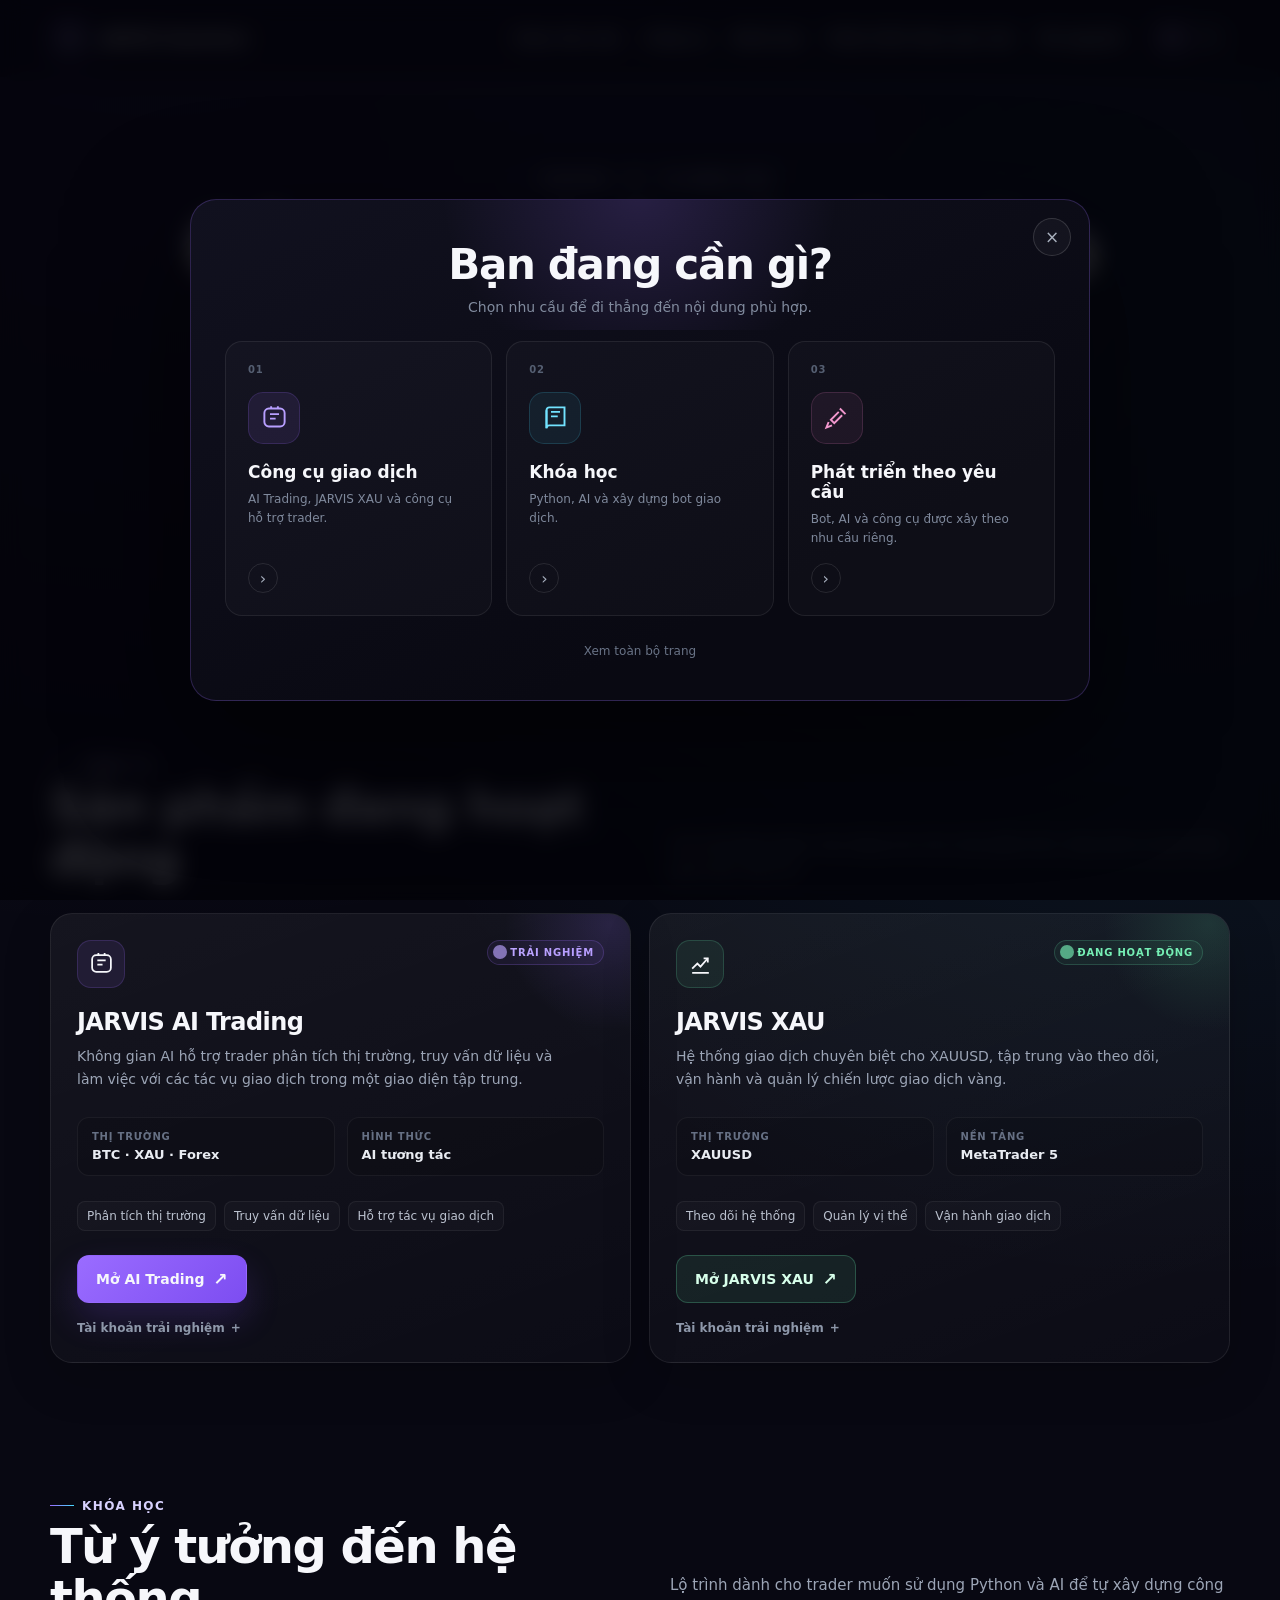
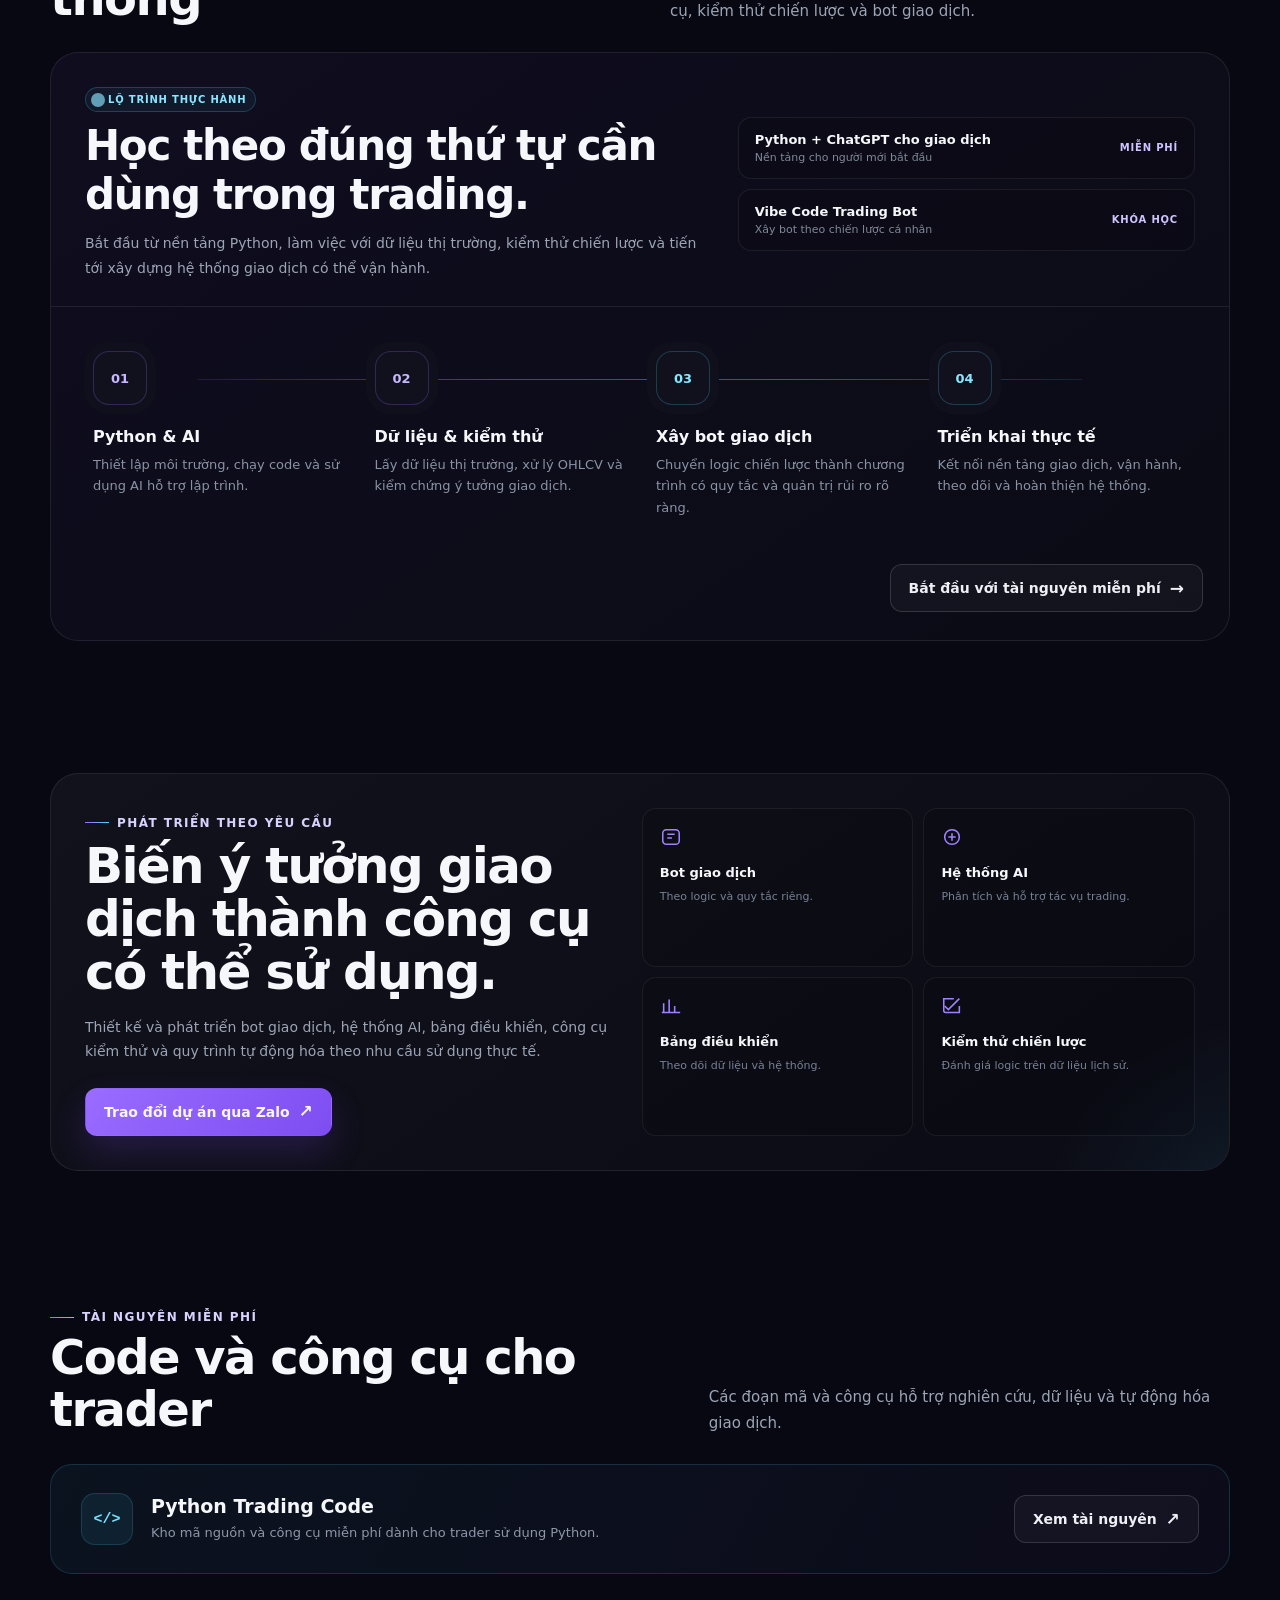
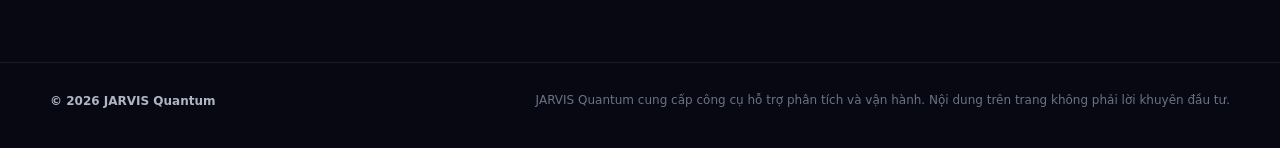
<file: index.html>
<!doctype html>
<html lang="vi">
<head>
  <meta charset="utf-8" />
  <meta name="viewport" content="width=device-width, initial-scale=1, viewport-fit=cover" />
  <meta name="theme-color" content="#080812" />
  <meta name="description" content="JARVIS Quantum - AI, bot giao dịch, công cụ, khóa học và giải pháp tự động hóa dành cho trader." />
  <title>JARVIS Quantum | Công nghệ dành cho trader</title>
  <style>
    :root{
      --bg:#080812;
      --bg-2:#0c0c18;
      --surface:#11111e;
      --surface-2:#151525;
      --text:#f6f7fb;
      --muted:#9ca5b6;
      --line:rgba(255,255,255,.08);
      --line-strong:rgba(255,255,255,.14);
      --purple:#9a6cff;
      --purple-2:#7d4df1;
      --cyan:#46d9ff;
      --green:#66e6aa;
      --pink:#f07fc7;
      --shadow:0 30px 80px rgba(0,0,0,.42);
      --radius:22px;
      --max:1180px;
    }
    *{box-sizing:border-box}
    html{scroll-behavior:smooth}
    body{
      margin:0;
      min-height:100vh;
      color:var(--text);
      background:
        radial-gradient(circle at 12% -10%, rgba(154,108,255,.16), transparent 33%),
        radial-gradient(circle at 92% 12%, rgba(70,217,255,.10), transparent 28%),
        var(--bg);
      font-family:Inter,ui-sans-serif,system-ui,-apple-system,BlinkMacSystemFont,"Segoe UI",Roboto,Arial,sans-serif;
      -webkit-font-smoothing:antialiased;
    }
    body.modal-open{overflow:hidden}
    a{color:inherit;text-decoration:none}
    button{font:inherit}
    .container{width:min(calc(100% - 34px),var(--max));margin:0 auto}

    /* Header */
    .site-header{
      position:sticky;top:0;z-index:60;
      border-bottom:1px solid transparent;
      background:rgba(8,8,18,.72);
      backdrop-filter:blur(16px);
      -webkit-backdrop-filter:blur(16px);
      transition:.25s ease;
    }
    .site-header.scrolled{border-bottom-color:var(--line);background:rgba(8,8,18,.9)}
    .nav{height:76px;display:flex;align-items:center;gap:26px}
    .brand{display:flex;align-items:center;gap:11px;font-weight:850;letter-spacing:-.2px;white-space:nowrap}
    .brand-mark{width:40px;height:40px;border:1px solid rgba(154,108,255,.28);border-radius:12px;display:grid;place-items:center;background:linear-gradient(145deg,rgba(154,108,255,.22),rgba(70,217,255,.06));box-shadow:0 10px 30px rgba(125,77,241,.12)}
    .brand-mark svg{width:23px;height:23px}
    .nav-links{display:flex;align-items:center;gap:24px;margin-left:auto}
    .nav-links a,.need-trigger{color:#c9cfda;font-size:14px;font-weight:650;transition:.2s ease;background:none;border:0;padding:0;cursor:pointer}
    .nav-links a:hover,.need-trigger:hover{color:#fff}
    .lang-switch{display:flex;align-items:center;padding:3px;border:1px solid var(--line-strong);background:rgba(255,255,255,.025);border-radius:10px}
    .lang-btn{min-width:36px;height:30px;border:0;border-radius:7px;background:transparent;color:#737d90;font-weight:800;font-size:12px;cursor:pointer}
    .lang-btn.active{background:rgba(154,108,255,.17);color:#fff}
    .mobile-menu-btn{display:none;margin-left:auto;width:42px;height:42px;border:1px solid var(--line);border-radius:11px;background:rgba(255,255,255,.03);color:#fff;cursor:pointer}
    .mobile-panel{display:none;padding:0 0 18px;border-top:1px solid var(--line)}
    .mobile-panel.open{display:grid}
    .mobile-panel a,.mobile-panel button{padding:14px 2px;text-align:left;border:0;border-bottom:1px solid rgba(255,255,255,.05);background:none;color:#d5dae4;font-weight:650;cursor:pointer}

    /* Shared */
    section{scroll-margin-top:96px}
    .eyebrow{display:inline-flex;align-items:center;gap:8px;color:#d8d2ff;font-size:12px;font-weight:800;letter-spacing:.12em;text-transform:uppercase}
    .eyebrow::before{content:"";width:24px;height:1px;background:linear-gradient(90deg,var(--purple),var(--cyan))}
    .section-head{display:flex;align-items:end;justify-content:space-between;gap:28px;margin-bottom:28px}
    .section-head h2{font-size:clamp(30px,4vw,48px);line-height:1.08;letter-spacing:-1.5px;margin:8px 0 0}
    .section-head p{max-width:560px;margin:0;color:var(--muted);font-size:15px;line-height:1.75}
    .btn{min-height:48px;padding:0 18px;border-radius:12px;border:1px solid transparent;display:inline-flex;align-items:center;justify-content:center;gap:9px;font-weight:800;font-size:14px;transition:.2s ease;cursor:pointer}
    .btn:hover{transform:translateY(-2px)}
    .btn-primary{background:linear-gradient(135deg,var(--purple),var(--purple-2));box-shadow:0 16px 34px rgba(125,77,241,.2)}
    .btn-secondary{border-color:var(--line-strong);background:rgba(255,255,255,.035);color:#eef0f5}
    .btn-green{border-color:rgba(102,230,170,.25);background:rgba(102,230,170,.09);color:#d7ffea}
    .arrow{font-size:17px;line-height:1}
    .badge{display:inline-flex;align-items:center;gap:7px;padding:6px 9px;border-radius:999px;border:1px solid var(--line);font-size:10px;font-weight:850;letter-spacing:.08em;text-transform:uppercase;color:#c9d0dc;background:rgba(255,255,255,.025)}
    .badge::before{content:"";width:6px;height:6px;border-radius:50%;background:currentColor;box-shadow:0 0 0 4px currentColor;opacity:.65}
    .badge.live{color:#76efb5;border-color:rgba(102,230,170,.2);background:rgba(102,230,170,.06)}
    .badge.demo{color:#bba4ff;border-color:rgba(154,108,255,.22);background:rgba(154,108,255,.07)}
    .badge.free{color:#8ae7ff;border-color:rgba(70,217,255,.22);background:rgba(70,217,255,.06)}

    /* Hero */
    .hero{padding:88px 0 78px;text-align:center;position:relative;overflow:hidden}
    .hero::after{content:"";position:absolute;left:50%;bottom:0;width:min(900px,88vw);height:1px;transform:translateX(-50%);background:linear-gradient(90deg,transparent,rgba(154,108,255,.5),rgba(70,217,255,.38),transparent)}
    .hero h1{max-width:930px;margin:20px auto 20px;font-size:clamp(46px,7.6vw,86px);line-height:.98;letter-spacing:-4.4px}
    .hero h1 span{background:linear-gradient(90deg,#fff 10%,#c8b9ff 52%,#7ce5ff 100%);-webkit-background-clip:text;background-clip:text;color:transparent}
    .hero-lead{width:min(100%,720px);margin:0 auto;color:#aab2c2;font-size:clamp(16px,2vw,19px);line-height:1.75}
    .hero-actions{display:flex;justify-content:center;flex-wrap:wrap;gap:11px;margin-top:30px}
    .trust-row{display:flex;justify-content:center;gap:24px;flex-wrap:wrap;margin-top:34px;color:#737d90;font-size:12px;font-weight:650}
    .trust-row span{display:inline-flex;align-items:center;gap:7px}
    .trust-row i{width:5px;height:5px;border-radius:50%;background:rgba(255,255,255,.35)}

    /* Products */
    .products{padding:86px 0 38px}
    .product-grid{display:grid;grid-template-columns:1fr 1fr;gap:18px}
    .product-card{position:relative;overflow:hidden;min-height:390px;padding:26px;border:1px solid var(--line);border-radius:var(--radius);background:linear-gradient(160deg,rgba(255,255,255,.055),rgba(255,255,255,.018));box-shadow:0 16px 48px rgba(0,0,0,.18);transition:.25s ease}
    .product-card:hover{transform:translateY(-4px);border-color:rgba(154,108,255,.28);box-shadow:0 24px 60px rgba(0,0,0,.28)}
    .product-card::before{content:"";position:absolute;width:220px;height:220px;right:-90px;top:-100px;border-radius:50%;background:radial-gradient(circle,rgba(154,108,255,.16),transparent 68%);pointer-events:none}
    .product-card.xau::before{background:radial-gradient(circle,rgba(102,230,170,.13),transparent 68%)}
    .product-top{display:flex;justify-content:space-between;align-items:flex-start;gap:18px}
    .product-icon{width:48px;height:48px;border-radius:14px;display:grid;place-items:center;background:rgba(154,108,255,.1);border:1px solid rgba(154,108,255,.18);margin-bottom:20px}
    .xau .product-icon{background:rgba(102,230,170,.08);border-color:rgba(102,230,170,.18)}
    .product-icon svg{width:25px;height:25px}
    .product-card h3{font-size:24px;letter-spacing:-.6px;margin:0 0 9px}
    .product-desc{color:var(--muted);font-size:14px;line-height:1.7;margin:0;max-width:500px}
    .spec-grid{display:grid;grid-template-columns:1fr 1fr;gap:12px;margin:25px 0}
    .spec{padding:13px 14px;border:1px solid rgba(255,255,255,.055);border-radius:12px;background:rgba(0,0,0,.12)}
    .spec-label{display:block;color:#667084;font-size:10px;font-weight:800;letter-spacing:.08em;text-transform:uppercase;margin-bottom:5px}
    .spec-value{display:block;color:#e9ecf2;font-size:13px;font-weight:700}
    .feature-list{display:flex;flex-wrap:wrap;gap:8px;margin:0 0 24px;padding:0;list-style:none}
    .feature-list li{font-size:12px;color:#bbc2cf;padding:7px 9px;border:1px solid rgba(255,255,255,.06);border-radius:8px;background:rgba(255,255,255,.025)}
    .card-actions{display:flex;gap:10px;flex-wrap:wrap;margin-top:auto}
    details.demo-box{margin-top:14px}
    details.demo-box summary{cursor:pointer;color:#8e98aa;font-size:12px;font-weight:700;list-style:none;display:inline-flex;align-items:center;gap:6px}
    details.demo-box summary::-webkit-details-marker{display:none}
    .demo-credentials{margin-top:10px;padding:11px 12px;border:1px solid rgba(255,255,255,.06);border-radius:10px;background:rgba(0,0,0,.18);color:#b8bfcc;font:12px/1.6 ui-monospace,SFMono-Regular,Menlo,Consolas,monospace}

    /* Course */
    .courses{padding:90px 0 42px}
    .course-shell{border:1px solid var(--line);border-radius:28px;background:linear-gradient(145deg,rgba(154,108,255,.055),rgba(255,255,255,.015));overflow:hidden}
    .course-intro{padding:34px 34px 26px;display:grid;grid-template-columns:1.15fr .85fr;gap:34px;border-bottom:1px solid var(--line)}
    .course-intro h3{font-size:clamp(26px,3.3vw,42px);line-height:1.15;letter-spacing:-1.3px;margin:10px 0 12px}
    .course-intro p{margin:0;color:var(--muted);font-size:14px;line-height:1.75;max-width:620px}
    .course-options{display:grid;gap:10px;align-content:center}
    .course-option{padding:14px 16px;border:1px solid rgba(255,255,255,.075);border-radius:13px;background:rgba(0,0,0,.12);display:flex;align-items:center;justify-content:space-between;gap:16px}
    .course-option strong{display:block;font-size:13px;margin-bottom:4px}
    .course-option span{display:block;color:#7f899a;font-size:11px}
    .course-option b{font-size:10px;color:#cfc4ff;letter-spacing:.08em}
    .roadmap{display:grid;grid-template-columns:repeat(4,1fr);position:relative;padding:26px}
    .roadmap::before{content:"";position:absolute;left:12.5%;right:12.5%;top:72px;height:1px;background:linear-gradient(90deg,rgba(154,108,255,.15),rgba(154,108,255,.48),rgba(70,217,255,.42),rgba(70,217,255,.12))}
    .roadmap-card{position:relative;padding:18px 16px 20px;z-index:1}
    .step-number{width:54px;height:54px;border-radius:16px;display:grid;place-items:center;border:1px solid rgba(154,108,255,.24);background:#11111e;color:#c7b7ff;font-size:13px;font-weight:900;box-shadow:0 0 0 9px #10101c;margin-bottom:22px}
    .roadmap-card:nth-child(3) .step-number,.roadmap-card:nth-child(4) .step-number{border-color:rgba(70,217,255,.22);color:#84e8ff}
    .roadmap-card h4{font-size:16px;margin:0 0 8px}
    .roadmap-card p{margin:0;color:#8993a5;font-size:13px;line-height:1.65}
    .course-cta{padding:0 26px 28px;display:flex;justify-content:flex-end}

    /* Build */
    .build{padding:90px 0 42px}
    .build-panel{display:grid;grid-template-columns:1fr 1.05fr;gap:30px;padding:34px;border:1px solid var(--line);border-radius:28px;background:linear-gradient(145deg,rgba(255,255,255,.045),rgba(255,255,255,.015));position:relative;overflow:hidden}
    .build-panel::after{content:"";position:absolute;width:460px;height:460px;border-radius:50%;right:-260px;bottom:-300px;background:radial-gradient(circle,rgba(70,217,255,.1),transparent 68%)}
    .build-copy h2{font-size:clamp(31px,4vw,50px);letter-spacing:-1.7px;line-height:1.06;margin:10px 0 16px}
    .build-copy p{color:var(--muted);font-size:14px;line-height:1.75;margin:0 0 24px;max-width:540px}
    .service-grid{display:grid;grid-template-columns:1fr 1fr;gap:10px;position:relative;z-index:1}
    .service-item{padding:17px;border:1px solid rgba(255,255,255,.065);border-radius:14px;background:rgba(0,0,0,.12)}
    .service-item svg{width:22px;height:22px;margin-bottom:13px;color:#9f82ff}
    .service-item strong{display:block;font-size:13px;margin-bottom:5px}
    .service-item span{color:#778195;font-size:11px;line-height:1.45}

    /* Resources */
    .resources{padding:90px 0 88px}
    .resource-card{display:flex;align-items:center;justify-content:space-between;gap:28px;padding:28px 30px;border:1px solid rgba(70,217,255,.16);border-radius:22px;background:linear-gradient(120deg,rgba(70,217,255,.055),rgba(154,108,255,.035));transition:.25s ease}
    .resource-card:hover{transform:translateY(-3px);border-color:rgba(70,217,255,.3)}
    .resource-main{display:flex;align-items:center;gap:18px}
    .resource-icon{width:52px;height:52px;display:grid;place-items:center;border-radius:14px;background:rgba(70,217,255,.08);border:1px solid rgba(70,217,255,.16);color:#77e4ff;font:800 15px ui-monospace,SFMono-Regular,Menlo,Consolas,monospace}
    .resource-card h3{margin:0 0 6px;font-size:19px}
    .resource-card p{margin:0;color:#8d97a9;font-size:13px;line-height:1.55}

    /* Footer */
    footer{border-top:1px solid var(--line);padding:28px 0 38px;color:#697386;font-size:12px}
    .footer-row{display:flex;align-items:center;justify-content:space-between;gap:20px}
    .footer-brand{color:#aeb6c5;font-weight:800}
    .risk{max-width:700px;line-height:1.6;text-align:right}

    /* Need modal */
    .need-overlay{position:fixed;inset:0;z-index:120;background:rgba(3,3,9,.84);backdrop-filter:blur(11px);-webkit-backdrop-filter:blur(11px);display:flex;align-items:center;justify-content:center;padding:20px;opacity:0;pointer-events:none;transition:opacity .25s ease}
    .need-overlay.visible{opacity:1;pointer-events:auto}
    .need-modal{width:min(900px,100%);position:relative;border:1px solid rgba(154,108,255,.24);border-radius:26px;background:linear-gradient(155deg,#11111f,#090912 72%);box-shadow:0 40px 120px rgba(0,0,0,.58);padding:34px;transform:translateY(10px) scale(.985);transition:transform .3s ease;overflow:hidden}
    .need-overlay.visible .need-modal{transform:translateY(0) scale(1)}
    .need-modal::before{content:"";position:absolute;left:50%;top:-150px;transform:translateX(-50%);width:520px;height:280px;background:radial-gradient(circle,rgba(154,108,255,.18),transparent 67%);pointer-events:none}
    .need-close{position:absolute;right:18px;top:18px;width:38px;height:38px;border-radius:50%;border:1px solid var(--line-strong);background:rgba(255,255,255,.035);color:#aab2bf;cursor:pointer;font-size:17px}
    .need-head{text-align:center;position:relative;z-index:1;margin:6px auto 26px}
    .need-head h2{font-size:clamp(28px,4vw,42px);letter-spacing:-1.3px;margin:0 0 10px}
    .need-head p{margin:0;color:#818b9e;font-size:14px}
    .need-grid{display:grid;grid-template-columns:repeat(3,1fr);gap:14px;position:relative;z-index:1}
    .need-card{min-height:224px;padding:22px;border:1px solid rgba(255,255,255,.075);border-radius:17px;background:rgba(255,255,255,.025);display:flex;flex-direction:column;align-items:flex-start;text-align:left;cursor:pointer;color:inherit;transition:.25s ease}
    .need-card:hover{transform:translateY(-4px);background:rgba(154,108,255,.055);border-color:rgba(154,108,255,.36);box-shadow:0 16px 34px rgba(0,0,0,.2)}
    .need-card:nth-child(2):hover{background:rgba(70,217,255,.045);border-color:rgba(70,217,255,.32)}
    .need-card:nth-child(3):hover{background:rgba(240,127,199,.04);border-color:rgba(240,127,199,.28)}
    .need-num{font-size:10px;font-weight:900;letter-spacing:.08em;color:#555f72;margin-bottom:17px}
    .need-icon{width:52px;height:52px;border-radius:15px;display:grid;place-items:center;background:rgba(154,108,255,.1);border:1px solid rgba(154,108,255,.18);margin-bottom:18px;color:#b89fff}
    .need-card:nth-child(2) .need-icon{background:rgba(70,217,255,.07);border-color:rgba(70,217,255,.16);color:#72e3ff}
    .need-card:nth-child(3) .need-icon{background:rgba(240,127,199,.07);border-color:rgba(240,127,199,.16);color:#f398ce}
    .need-icon svg{width:27px;height:27px}
    .need-card strong{font-size:17px;margin-bottom:8px}
    .need-card small{color:#7f899c;font-size:12px;line-height:1.55;flex:1}
    .need-card .go{margin-top:16px;width:30px;height:30px;border-radius:50%;display:grid;place-items:center;border:1px solid rgba(255,255,255,.1);color:#a7afbe}
    .need-foot{text-align:center;margin-top:20px;position:relative;z-index:1}
    .need-foot button{border:0;background:none;color:#697386;font-size:12px;cursor:pointer;padding:8px}
    .need-foot button:hover{color:#cbd1dc}

    @media(max-width:980px){
      .nav-links{display:none}.mobile-menu-btn{display:grid;place-items:center}.lang-switch{margin-left:0}
      .hero{padding-top:70px}.hero h1{letter-spacing:-3px}
      .section-head{align-items:flex-start;flex-direction:column}
      .product-grid{grid-template-columns:1fr}
      .course-intro{grid-template-columns:1fr}
      .roadmap{grid-template-columns:1fr 1fr;gap:2px}
      .roadmap::before{display:none}.step-number{box-shadow:none}
      .build-panel{grid-template-columns:1fr}
      .need-grid{grid-template-columns:1fr}.need-card{min-height:unset;display:grid;grid-template-columns:auto 1fr auto;column-gap:14px;align-items:center}.need-num{display:none}.need-icon{margin:0;grid-row:1/3}.need-card strong{margin:0}.need-card small{grid-column:2;margin-top:5px}.need-card .go{grid-column:3;grid-row:1/3;margin:0}
    }
    @media(max-width:640px){
      .container{width:min(calc(100% - 22px),var(--max))}.nav{height:68px;gap:10px}.brand span:last-child{font-size:14px}.brand-mark{width:36px;height:36px}.lang-switch{margin-left:auto}.mobile-menu-btn{width:38px;height:38px}
      .hero{padding:58px 0 60px}.hero h1{font-size:clamp(42px,14vw,62px);letter-spacing:-2.7px}.hero-lead{font-size:15px}.hero-actions{display:grid}.hero-actions .btn{width:100%}.trust-row{gap:10px 18px}
      .products,.courses,.build,.resources{padding-top:68px}.section-head h2{font-size:34px}
      .product-card{padding:20px;min-height:auto}.product-top{align-items:center}.product-card h3{font-size:21px}.spec-grid{grid-template-columns:1fr 1fr}.card-actions{display:grid}.card-actions .btn{width:100%}
      .course-shell{border-radius:21px}.course-intro{padding:24px 20px 20px}.roadmap{grid-template-columns:1fr;padding:14px 18px}.roadmap-card{display:grid;grid-template-columns:auto 1fr;column-gap:14px;padding:14px 0}.step-number{width:46px;height:46px;margin:0;grid-row:1/3}.roadmap-card h4{align-self:end}.roadmap-card p{grid-column:2}.course-cta{padding:4px 20px 22px}.course-cta .btn{width:100%}
      .build-panel{padding:24px 20px;border-radius:21px}.service-grid{grid-template-columns:1fr 1fr}.service-item{padding:14px}
      .resource-card{align-items:flex-start;flex-direction:column;padding:22px}.resource-main{align-items:flex-start}.resource-card .btn{width:100%}
      .footer-row{flex-direction:column;align-items:flex-start}.risk{text-align:left}
      .need-overlay{padding:12px}.need-modal{padding:28px 16px 18px;border-radius:20px}.need-head{padding:0 24px}.need-head h2{font-size:29px}.need-card{padding:15px}.need-icon{width:46px;height:46px}.need-card strong{font-size:15px}
    }
    @media(max-width:390px){.service-grid,.spec-grid{grid-template-columns:1fr}}
  </style>
</head>
<body>
  <header class="site-header" id="siteHeader">
    <div class="container">
      <nav class="nav" aria-label="Điều hướng chính">
        <a class="brand" href="#top" aria-label="JARVIS Quantum">
          <span class="brand-mark" aria-hidden="true">
            <svg viewBox="0 0 24 24" fill="none"><path d="M4 7.2 12 3l8 4.2v9.6L12 21l-8-4.2V7.2Z" stroke="white" stroke-width="1.5"/><path d="m8 9 4-2 4 2v5.8L12 17l-4-2.2V9Z" fill="rgba(154,108,255,.82)"/></svg>
          </span>
          <span>JARVIS Quantum</span>
        </a>
        <div class="nav-links">
          <button class="need-trigger" type="button" data-i18n="navNeed">Chọn nhu cầu</button>
          <a href="#tools" data-i18n="navTools">Công cụ</a>
          <a href="#courses" data-i18n="navCourses">Khóa học</a>
          <a href="#build" data-i18n="navBuild">Phát triển theo yêu cầu</a>
          <a href="#resources" data-i18n="navResources">Tài nguyên</a>
        </div>
        <div class="lang-switch" aria-label="Ngôn ngữ">
          <button class="lang-btn active" type="button" data-lang="vi">VI</button>
          <button class="lang-btn" type="button" data-lang="en">EN</button>
        </div>
        <button class="mobile-menu-btn" id="mobileMenuBtn" type="button" aria-label="Mở menu" aria-expanded="false">☰</button>
      </nav>
      <div class="mobile-panel" id="mobilePanel">
        <button class="need-trigger" type="button" data-i18n="navNeed">Chọn nhu cầu</button>
        <a href="#tools" data-i18n="navTools">Công cụ</a>
        <a href="#courses" data-i18n="navCourses">Khóa học</a>
        <a href="#build" data-i18n="navBuild">Phát triển theo yêu cầu</a>
        <a href="#resources" data-i18n="navResources">Tài nguyên</a>
      </div>
    </div>
  </header>

  <main id="top">
    <section class="hero">
      <div class="container">
        <div class="eyebrow" data-i18n="heroEyebrow">Trading · AI · Tự động hóa</div>
        <h1 data-i18n-html="heroTitle">Công nghệ dành cho <span>trader.</span></h1>
        <p class="hero-lead" data-i18n="heroLead">AI, bot giao dịch và công cụ hỗ trợ nghiên cứu, phân tích và tự động hóa quy trình giao dịch.</p>
        <div class="hero-actions">
          <a class="btn btn-primary" href="#tools"><span data-i18n="heroTools">Khám phá công cụ</span><span class="arrow">→</span></a>
          <a class="btn btn-secondary" href="#courses"><span data-i18n="heroCourses">Xem khóa học</span></a>
        </div>
        <div class="trust-row" aria-label="Điểm nổi bật">
          <span><i></i><b data-i18n="trust1">Công cụ dùng thử trực tiếp</b></span>
          <span><i></i><b data-i18n="trust2">Tài nguyên miễn phí</b></span>
          <span><i></i><b data-i18n="trust3">Phát triển theo nhu cầu thực tế</b></span>
        </div>
      </div>
    </section>

    <section class="products" id="tools">
      <div class="container">
        <div class="section-head">
          <div>
            <div class="eyebrow" data-i18n="toolsEyebrow">Công cụ</div>
            <h2 data-i18n="toolsTitle">Sản phẩm đang hoạt động</h2>
          </div>
          <p data-i18n="toolsLead">Các hệ thống được xây dựng cho nhu cầu phân tích, theo dõi và vận hành giao dịch thực tế.</p>
        </div>

        <div class="product-grid">
          <article class="product-card">
            <div class="product-top">
              <div>
                <div class="product-icon" aria-hidden="true">
                  <svg viewBox="0 0 24 24" fill="none" stroke="currentColor" stroke-width="1.7"><path d="M8 9h8M8 13h5"/><rect x="3" y="4" width="18" height="16" rx="4"/><path d="M9 4V2M15 4V2"/></svg>
                </div>
                <h3>JARVIS AI Trading</h3>
              </div>
              <span class="badge demo" data-i18n="badgeDemo">Trải nghiệm</span>
            </div>
            <p class="product-desc" data-i18n="aiDesc">Không gian AI hỗ trợ trader phân tích thị trường, truy vấn dữ liệu và làm việc với các tác vụ giao dịch trong một giao diện tập trung.</p>
            <div class="spec-grid">
              <div class="spec"><span class="spec-label" data-i18n="specMarket">Thị trường</span><span class="spec-value">BTC · XAU · Forex</span></div>
              <div class="spec"><span class="spec-label" data-i18n="specMode">Hình thức</span><span class="spec-value" data-i18n="aiMode">AI tương tác</span></div>
            </div>
            <ul class="feature-list">
              <li data-i18n="aiFeature1">Phân tích thị trường</li>
              <li data-i18n="aiFeature2">Truy vấn dữ liệu</li>
              <li data-i18n="aiFeature3">Hỗ trợ tác vụ giao dịch</li>
            </ul>
            <div class="card-actions">
              <a class="btn btn-primary" href="https://titan-ai.ngrok.app/" target="_blank" rel="noopener noreferrer"><span data-i18n="openAI">Mở AI Trading</span><span class="arrow">↗</span></a>
            </div>
            <details class="demo-box">
              <summary><span data-i18n="demoAccount">Tài khoản trải nghiệm</span> +</summary>
              <div class="demo-credentials">ID: Javis_Free1<br>Password: 123456</div>
            </details>
          </article>

          <article class="product-card xau">
            <div class="product-top">
              <div>
                <div class="product-icon" aria-hidden="true">
                  <svg viewBox="0 0 24 24" fill="none" stroke="currentColor" stroke-width="1.7"><path d="M4 17 9 12l3 3 7-8"/><path d="M15 7h4v4"/><path d="M4 21h16"/></svg>
                </div>
                <h3>JARVIS XAU</h3>
              </div>
              <span class="badge live" data-i18n="badgeLive">Đang hoạt động</span>
            </div>
            <p class="product-desc" data-i18n="xauDesc">Hệ thống giao dịch chuyên biệt cho XAUUSD, tập trung vào theo dõi, vận hành và quản lý chiến lược giao dịch vàng.</p>
            <div class="spec-grid">
              <div class="spec"><span class="spec-label" data-i18n="specMarket">Thị trường</span><span class="spec-value">XAUUSD</span></div>
              <div class="spec"><span class="spec-label" data-i18n="specPlatform">Nền tảng</span><span class="spec-value">MetaTrader 5</span></div>
            </div>
            <ul class="feature-list">
              <li data-i18n="xauFeature1">Theo dõi hệ thống</li>
              <li data-i18n="xauFeature2">Quản lý vị thế</li>
              <li data-i18n="xauFeature3">Vận hành giao dịch</li>
            </ul>
            <div class="card-actions">
              <a class="btn btn-green" href="https://javisxau.ngrok-free.app" target="_blank" rel="noopener noreferrer"><span data-i18n="openXAU">Mở JARVIS XAU</span><span class="arrow">↗</span></a>
            </div>
            <details class="demo-box">
              <summary><span data-i18n="demoAccount">Tài khoản trải nghiệm</span> +</summary>
              <div class="demo-credentials">ID: Javis_Free1<br>Password: 123456</div>
            </details>
          </article>
        </div>
      </div>
    </section>

    <section class="courses" id="courses">
      <div class="container">
        <div class="section-head">
          <div>
            <div class="eyebrow" data-i18n="courseEyebrow">Khóa học</div>
            <h2 data-i18n="courseTitle">Từ ý tưởng đến hệ thống</h2>
          </div>
          <p data-i18n="courseLead">Lộ trình dành cho trader muốn sử dụng Python và AI để tự xây dựng công cụ, kiểm thử chiến lược và bot giao dịch.</p>
        </div>

        <div class="course-shell">
          <div class="course-intro">
            <div>
              <span class="badge free" data-i18n="coursePathBadge">Lộ trình thực hành</span>
              <h3 data-i18n="coursePathTitle">Học theo đúng thứ tự cần dùng trong trading.</h3>
              <p data-i18n="coursePathDesc">Bắt đầu từ nền tảng Python, làm việc với dữ liệu thị trường, kiểm thử chiến lược và tiến tới xây dựng hệ thống giao dịch có thể vận hành.</p>
            </div>
            <div class="course-options">
              <div class="course-option">
                <div><strong data-i18n="freeCourseName">Python + ChatGPT cho giao dịch</strong><span data-i18n="freeCourseDesc">Nền tảng cho người mới bắt đầu</span></div><b data-i18n="freeLabel">MIỄN PHÍ</b>
              </div>
              <div class="course-option">
                <div><strong>Vibe Code Trading Bot</strong><span data-i18n="paidCourseDesc">Xây bot theo chiến lược cá nhân</span></div><b data-i18n="courseLabel">KHÓA HỌC</b>
              </div>
            </div>
          </div>

          <div class="roadmap">
            <article class="roadmap-card">
              <div class="step-number">01</div>
              <h4 data-i18n="step1Title">Python & AI</h4>
              <p data-i18n="step1Desc">Thiết lập môi trường, chạy code và sử dụng AI hỗ trợ lập trình.</p>
            </article>
            <article class="roadmap-card">
              <div class="step-number">02</div>
              <h4 data-i18n="step2Title">Dữ liệu & kiểm thử</h4>
              <p data-i18n="step2Desc">Lấy dữ liệu thị trường, xử lý OHLCV và kiểm chứng ý tưởng giao dịch.</p>
            </article>
            <article class="roadmap-card">
              <div class="step-number">03</div>
              <h4 data-i18n="step3Title">Xây bot giao dịch</h4>
              <p data-i18n="step3Desc">Chuyển logic chiến lược thành chương trình có quy tắc và quản trị rủi ro rõ ràng.</p>
            </article>
            <article class="roadmap-card">
              <div class="step-number">04</div>
              <h4 data-i18n="step4Title">Triển khai thực tế</h4>
              <p data-i18n="step4Desc">Kết nối nền tảng giao dịch, vận hành, theo dõi và hoàn thiện hệ thống.</p>
            </article>
          </div>

          <div class="course-cta">
            <a class="btn btn-secondary" href="#resources"><span data-i18n="startFree">Bắt đầu với tài nguyên miễn phí</span><span class="arrow">→</span></a>
          </div>
        </div>
      </div>
    </section>

    <section class="build" id="build">
      <div class="container">
        <div class="build-panel">
          <div class="build-copy">
            <div class="eyebrow" data-i18n="buildEyebrow">Phát triển theo yêu cầu</div>
            <h2 data-i18n="buildTitle">Biến ý tưởng giao dịch thành công cụ có thể sử dụng.</h2>
            <p data-i18n="buildDesc">Thiết kế và phát triển bot giao dịch, hệ thống AI, bảng điều khiển, công cụ kiểm thử và quy trình tự động hóa theo nhu cầu sử dụng thực tế.</p>
            <a class="btn btn-primary zalo-link" href="https://zalo.me/0564313288" data-phone="0564313288" rel="noopener"><span data-i18n="contactProject">Trao đổi dự án qua Zalo</span><span class="arrow">↗</span></a>
          </div>
          <div class="service-grid">
            <div class="service-item"><svg viewBox="0 0 24 24" fill="none" stroke="currentColor" stroke-width="1.7"><path d="M8 9h8M8 13h5"/><rect x="3" y="4" width="18" height="16" rx="4"/></svg><strong data-i18n="svcBot">Bot giao dịch</strong><span data-i18n="svcBotDesc">Theo logic và quy tắc riêng.</span></div>
            <div class="service-item"><svg viewBox="0 0 24 24" fill="none" stroke="currentColor" stroke-width="1.7"><circle cx="12" cy="12" r="8"/><path d="M8 12h8M12 8v8"/></svg><strong data-i18n="svcAI">Hệ thống AI</strong><span data-i18n="svcAIDesc">Phân tích và hỗ trợ tác vụ trading.</span></div>
            <div class="service-item"><svg viewBox="0 0 24 24" fill="none" stroke="currentColor" stroke-width="1.7"><path d="M4 19V9M10 19V5M16 19v-7M22 19H2"/></svg><strong data-i18n="svcDashboard">Bảng điều khiển</strong><span data-i18n="svcDashboardDesc">Theo dõi dữ liệu và hệ thống.</span></div>
            <div class="service-item"><svg viewBox="0 0 24 24" fill="none" stroke="currentColor" stroke-width="1.7"><path d="m4 12 4 4L20 4"/><path d="M20 12v7H5a2 2 0 0 1-2-2V4h11"/></svg><strong data-i18n="svcBacktest">Kiểm thử chiến lược</strong><span data-i18n="svcBacktestDesc">Đánh giá logic trên dữ liệu lịch sử.</span></div>
          </div>
        </div>
      </div>
    </section>

    <section class="resources" id="resources">
      <div class="container">
        <div class="section-head">
          <div>
            <div class="eyebrow" data-i18n="resourcesEyebrow">Tài nguyên miễn phí</div>
            <h2 data-i18n="resourcesTitle">Code và công cụ cho trader</h2>
          </div>
          <p data-i18n="resourcesLead">Các đoạn mã và công cụ hỗ trợ nghiên cứu, dữ liệu và tự động hóa giao dịch.</p>
        </div>
        <a class="resource-card" href="https://freetool.ngrok-free.app" target="_blank" rel="noopener noreferrer">
          <div class="resource-main">
            <div class="resource-icon">&lt;/&gt;</div>
            <div><h3>Python Trading Code</h3><p data-i18n="resourceDesc">Kho mã nguồn và công cụ miễn phí dành cho trader sử dụng Python.</p></div>
          </div>
          <span class="btn btn-secondary"><span data-i18n="openResources">Xem tài nguyên</span><span class="arrow">↗</span></span>
        </a>
      </div>
    </section>
  </main>

  <footer>
    <div class="container footer-row">
      <div class="footer-brand">© 2026 JARVIS Quantum</div>
      <div class="risk" data-i18n="risk">JARVIS Quantum cung cấp công cụ hỗ trợ phân tích và vận hành. Nội dung trên trang không phải lời khuyên đầu tư.</div>
    </div>
  </footer>

  <div class="need-overlay" id="needOverlay" aria-hidden="true">
    <div class="need-modal" role="dialog" aria-modal="true" aria-labelledby="needTitle">
      <button class="need-close" id="needClose" type="button" aria-label="Đóng">×</button>
      <div class="need-head">
        <h2 id="needTitle" data-i18n="needTitle">Bạn đang cần gì?</h2>
        <p data-i18n="needSub">Chọn nhu cầu để đi thẳng đến nội dung phù hợp.</p>
      </div>
      <div class="need-grid">
        <button class="need-card" type="button" data-target="#tools" data-need="tools">
          <span class="need-num">01</span>
          <span class="need-icon"><svg viewBox="0 0 24 24" fill="none" stroke="currentColor" stroke-width="1.7"><path d="M8 9h8M8 13h5"/><rect x="3" y="4" width="18" height="16" rx="4"/><path d="M9 4V2M15 4V2"/></svg></span>
          <strong data-i18n="needTools">Công cụ giao dịch</strong>
          <small data-i18n="needToolsDesc">AI Trading, JARVIS XAU và công cụ hỗ trợ trader.</small>
          <span class="go">›</span>
        </button>
        <button class="need-card" type="button" data-target="#courses" data-need="courses">
          <span class="need-num">02</span>
          <span class="need-icon"><svg viewBox="0 0 24 24" fill="none" stroke="currentColor" stroke-width="1.7"><path d="M4 5.5A2.5 2.5 0 0 1 6.5 3H20v16H6.5A2.5 2.5 0 0 0 4 21.5z"/><path d="M4 5.5v16M8 7h8M8 11h6"/></svg></span>
          <strong data-i18n="needCourses">Khóa học</strong>
          <small data-i18n="needCoursesDesc">Python, AI và xây dựng bot giao dịch.</small>
          <span class="go">›</span>
        </button>
        <button class="need-card" type="button" data-target="#build" data-need="build">
          <span class="need-num">03</span>
          <span class="need-icon"><svg viewBox="0 0 24 24" fill="none" stroke="currentColor" stroke-width="1.7"><path d="M14 7 7 14l3 3 7-7"/><path d="m15 4 5 5"/><path d="M5 16 3 21l5-2"/></svg></span>
          <strong data-i18n="needBuild">Phát triển theo yêu cầu</strong>
          <small data-i18n="needBuildDesc">Bot, AI và công cụ được xây theo nhu cầu riêng.</small>
          <span class="go">›</span>
        </button>
      </div>
      <div class="need-foot"><button id="needBrowse" type="button" data-i18n="browseAll">Xem toàn bộ trang</button></div>
    </div>
  </div>

  <script>
    const translations = {
      vi:{
        navNeed:'Chọn nhu cầu',navTools:'Công cụ',navCourses:'Khóa học',navBuild:'Phát triển theo yêu cầu',navResources:'Tài nguyên',
        heroEyebrow:'Trading · AI · Tự động hóa',heroTitle:'Công nghệ dành cho <span>trader.</span>',heroLead:'AI, bot giao dịch và công cụ hỗ trợ nghiên cứu, phân tích và tự động hóa quy trình giao dịch.',heroTools:'Khám phá công cụ',heroCourses:'Xem khóa học',trust1:'Công cụ dùng thử trực tiếp',trust2:'Tài nguyên miễn phí',trust3:'Phát triển theo nhu cầu thực tế',
        toolsEyebrow:'Công cụ',toolsTitle:'Sản phẩm đang hoạt động',toolsLead:'Các hệ thống được xây dựng cho nhu cầu phân tích, theo dõi và vận hành giao dịch thực tế.',badgeDemo:'Trải nghiệm',badgeLive:'Đang hoạt động',aiDesc:'Không gian AI hỗ trợ trader phân tích thị trường, truy vấn dữ liệu và làm việc với các tác vụ giao dịch trong một giao diện tập trung.',xauDesc:'Hệ thống giao dịch chuyên biệt cho XAUUSD, tập trung vào theo dõi, vận hành và quản lý chiến lược giao dịch vàng.',specMarket:'Thị trường',specMode:'Hình thức',specPlatform:'Nền tảng',aiMode:'AI tương tác',aiFeature1:'Phân tích thị trường',aiFeature2:'Truy vấn dữ liệu',aiFeature3:'Hỗ trợ tác vụ giao dịch',xauFeature1:'Theo dõi hệ thống',xauFeature2:'Quản lý vị thế',xauFeature3:'Vận hành giao dịch',openAI:'Mở AI Trading',openXAU:'Mở JARVIS XAU',demoAccount:'Tài khoản trải nghiệm',
        courseEyebrow:'Khóa học',courseTitle:'Từ ý tưởng đến hệ thống',courseLead:'Lộ trình dành cho trader muốn sử dụng Python và AI để tự xây dựng công cụ, kiểm thử chiến lược và bot giao dịch.',coursePathBadge:'Lộ trình thực hành',coursePathTitle:'Học theo đúng thứ tự cần dùng trong trading.',coursePathDesc:'Bắt đầu từ nền tảng Python, làm việc với dữ liệu thị trường, kiểm thử chiến lược và tiến tới xây dựng hệ thống giao dịch có thể vận hành.',freeCourseName:'Python + ChatGPT cho giao dịch',freeCourseDesc:'Nền tảng cho người mới bắt đầu',freeLabel:'MIỄN PHÍ',paidCourseDesc:'Xây bot theo chiến lược cá nhân',courseLabel:'KHÓA HỌC',step1Title:'Python & AI',step1Desc:'Thiết lập môi trường, chạy code và sử dụng AI hỗ trợ lập trình.',step2Title:'Dữ liệu & kiểm thử',step2Desc:'Lấy dữ liệu thị trường, xử lý OHLCV và kiểm chứng ý tưởng giao dịch.',step3Title:'Xây bot giao dịch',step3Desc:'Chuyển logic chiến lược thành chương trình có quy tắc và quản trị rủi ro rõ ràng.',step4Title:'Triển khai thực tế',step4Desc:'Kết nối nền tảng giao dịch, vận hành, theo dõi và hoàn thiện hệ thống.',startFree:'Bắt đầu với tài nguyên miễn phí',
        buildEyebrow:'Phát triển theo yêu cầu',buildTitle:'Biến ý tưởng giao dịch thành công cụ có thể sử dụng.',buildDesc:'Thiết kế và phát triển bot giao dịch, hệ thống AI, bảng điều khiển, công cụ kiểm thử và quy trình tự động hóa theo nhu cầu sử dụng thực tế.',contactProject:'Trao đổi dự án qua Zalo',svcBot:'Bot giao dịch',svcBotDesc:'Theo logic và quy tắc riêng.',svcAI:'Hệ thống AI',svcAIDesc:'Phân tích và hỗ trợ tác vụ trading.',svcDashboard:'Bảng điều khiển',svcDashboardDesc:'Theo dõi dữ liệu và hệ thống.',svcBacktest:'Kiểm thử chiến lược',svcBacktestDesc:'Đánh giá logic trên dữ liệu lịch sử.',
        resourcesEyebrow:'Tài nguyên miễn phí',resourcesTitle:'Code và công cụ cho trader',resourcesLead:'Các đoạn mã và công cụ hỗ trợ nghiên cứu, dữ liệu và tự động hóa giao dịch.',resourceDesc:'Kho mã nguồn và công cụ miễn phí dành cho trader sử dụng Python.',openResources:'Xem tài nguyên',risk:'JARVIS Quantum cung cấp công cụ hỗ trợ phân tích và vận hành. Nội dung trên trang không phải lời khuyên đầu tư.',
        needTitle:'Bạn đang cần gì?',needSub:'Chọn nhu cầu để đi thẳng đến nội dung phù hợp.',needTools:'Công cụ giao dịch',needToolsDesc:'AI Trading, JARVIS XAU và công cụ hỗ trợ trader.',needCourses:'Khóa học',needCoursesDesc:'Python, AI và xây dựng bot giao dịch.',needBuild:'Phát triển theo yêu cầu',needBuildDesc:'Bot, AI và công cụ được xây theo nhu cầu riêng.',browseAll:'Xem toàn bộ trang'
      },
      en:{
        navNeed:'Choose your path',navTools:'Tools',navCourses:'Courses',navBuild:'Custom Development',navResources:'Resources',
        heroEyebrow:'Trading · AI · Automation',heroTitle:'Technology built for <span>traders.</span>',heroLead:'AI, trading bots and practical tools for market research, analysis and workflow automation.',heroTools:'Explore tools',heroCourses:'View courses',trust1:'Live product demos',trust2:'Free resources',trust3:'Built around real trading needs',
        toolsEyebrow:'Tools',toolsTitle:'Active products',toolsLead:'Systems designed for practical market analysis, monitoring and trading operations.',badgeDemo:'Demo',badgeLive:'Live',aiDesc:'An AI workspace for market analysis, data queries and trading-related workflows in one focused interface.',xauDesc:'A dedicated XAUUSD trading system focused on monitoring, execution workflows and gold strategy management.',specMarket:'Market',specMode:'Mode',specPlatform:'Platform',aiMode:'Interactive AI',aiFeature1:'Market analysis',aiFeature2:'Data queries',aiFeature3:'Trading task support',xauFeature1:'System monitoring',xauFeature2:'Position management',xauFeature3:'Trading operations',openAI:'Open AI Trading',openXAU:'Open JARVIS XAU',demoAccount:'Demo account',
        courseEyebrow:'Courses',courseTitle:'From idea to system',courseLead:'A practical path for traders who want to use Python and AI to build tools, test strategies and develop trading bots.',coursePathBadge:'Practical roadmap',coursePathTitle:'Learn in the order you actually need for trading.',coursePathDesc:'Start with Python fundamentals, work with market data, test strategies, then build and deploy a trading system.',freeCourseName:'Python + ChatGPT for Trading',freeCourseDesc:'Foundation for beginners',freeLabel:'FREE',paidCourseDesc:'Build bots around your own strategy',courseLabel:'COURSE',step1Title:'Python & AI',step1Desc:'Set up the environment, run code and use AI as a programming assistant.',step2Title:'Data & testing',step2Desc:'Collect market data, process OHLCV and validate trading ideas.',step3Title:'Build a trading bot',step3Desc:'Turn strategy logic into a rule-based program with defined risk controls.',step4Title:'Real deployment',step4Desc:'Connect to a trading platform, operate, monitor and refine the system.',startFree:'Start with free resources',
        buildEyebrow:'Custom development',buildTitle:'Turn a trading idea into a working tool.',buildDesc:'Design and development of trading bots, AI systems, dashboards, testing tools and automated workflows for practical use cases.',contactProject:'Discuss a project on Zalo',svcBot:'Trading bots',svcBotDesc:'Built around your own logic and rules.',svcAI:'AI systems',svcAIDesc:'Analysis and trading workflow support.',svcDashboard:'Dashboards',svcDashboardDesc:'Monitor data and system activity.',svcBacktest:'Strategy testing',svcBacktestDesc:'Evaluate logic on historical data.',
        resourcesEyebrow:'Free resources',resourcesTitle:'Code and tools for traders',resourcesLead:'Source code and utilities for research, market data and trading automation.',resourceDesc:'Free Python source code and tools for traders.',openResources:'View resources',risk:'JARVIS Quantum provides analysis and operational tools. Content on this website is not investment advice.',
        needTitle:'What are you looking for?',needSub:'Choose a path and go directly to the most relevant section.',needTools:'Trading tools',needToolsDesc:'AI Trading, JARVIS XAU and practical trader utilities.',needCourses:'Courses',needCoursesDesc:'Python, AI and trading bot development.',needBuild:'Custom development',needBuildDesc:'Bots, AI systems and tools built around your requirements.',browseAll:'Browse the full website'
      }
    };

    const html = document.documentElement;
    const langButtons = [...document.querySelectorAll('.lang-btn')];
    let currentLang = localStorage.getItem('jarvis_lang') || 'vi';
    if(!translations[currentLang]) currentLang = 'vi';

    function setLanguage(lang){
      currentLang = lang;
      localStorage.setItem('jarvis_lang', lang);
      html.lang = lang;
      document.querySelectorAll('[data-i18n]').forEach(el=>{
        const key = el.dataset.i18n;
        if(translations[lang][key] !== undefined) el.textContent = translations[lang][key];
      });
      document.querySelectorAll('[data-i18n-html]').forEach(el=>{
        const key = el.dataset.i18nHtml;
        if(translations[lang][key] !== undefined) el.innerHTML = translations[lang][key];
      });
      langButtons.forEach(btn=>btn.classList.toggle('active',btn.dataset.lang===lang));
      document.title = lang === 'vi' ? 'JARVIS Quantum | Công nghệ dành cho trader' : 'JARVIS Quantum | Technology for Traders';
    }
    langButtons.forEach(btn=>btn.addEventListener('click',()=>setLanguage(btn.dataset.lang)));
    setLanguage(currentLang);

    const siteHeader = document.getElementById('siteHeader');
    window.addEventListener('scroll',()=>siteHeader.classList.toggle('scrolled',window.scrollY>10),{passive:true});

    const mobileBtn = document.getElementById('mobileMenuBtn');
    const mobilePanel = document.getElementById('mobilePanel');
    mobileBtn.addEventListener('click',()=>{
      const open = mobilePanel.classList.toggle('open');
      mobileBtn.setAttribute('aria-expanded',String(open));
      mobileBtn.textContent = open ? '×' : '☰';
    });
    mobilePanel.querySelectorAll('a').forEach(a=>a.addEventListener('click',()=>{
      mobilePanel.classList.remove('open');mobileBtn.setAttribute('aria-expanded','false');mobileBtn.textContent='☰';
    }));

    const overlay = document.getElementById('needOverlay');
    const needClose = document.getElementById('needClose');
    const needBrowse = document.getElementById('needBrowse');
    function openNeed(){overlay.classList.add('visible');overlay.setAttribute('aria-hidden','false');document.body.classList.add('modal-open')}
    function closeNeed(){overlay.classList.remove('visible');overlay.setAttribute('aria-hidden','true');document.body.classList.remove('modal-open')}
    document.querySelectorAll('.need-trigger').forEach(btn=>btn.addEventListener('click',()=>{mobilePanel.classList.remove('open');openNeed()}));
    needClose.addEventListener('click',closeNeed);
    needBrowse.addEventListener('click',()=>{localStorage.setItem('jarvis_need_seen','1');closeNeed()});
    overlay.addEventListener('click',e=>{if(e.target===overlay) closeNeed()});
    document.addEventListener('keydown',e=>{if(e.key==='Escape' && overlay.classList.contains('visible')) closeNeed()});
    document.querySelectorAll('.need-card').forEach(card=>card.addEventListener('click',()=>{
      localStorage.setItem('jarvis_need_seen','1');
      localStorage.setItem('jarvis_need',card.dataset.need);
      const target = card.dataset.target;
      closeNeed();
      setTimeout(()=>document.querySelector(target)?.scrollIntoView({behavior:'smooth',block:'start'}),120);
    }));
    if(!localStorage.getItem('jarvis_need_seen')) setTimeout(openNeed,450);

    (function(){
      const isMobile=/Android|iPhone|iPad|iPod/i.test(navigator.userAgent);
      document.querySelectorAll('.zalo-link').forEach(link=>link.addEventListener('click',function(event){
        const phone=link.dataset.phone||'0564313288';
        const webUrl='https://zalo.me/'+phone;
        if(!isMobile){link.href=webUrl;link.target='_blank';return}
        event.preventDefault();
        let timer=setTimeout(()=>window.location.href=webUrl,1100);
        document.addEventListener('visibilitychange',()=>{if(document.hidden&&timer){clearTimeout(timer);timer=null}},{once:true});
        window.location.href='zalo://conversation?phone='+encodeURIComponent(phone);
      }));
    })();
  </script>
</body>
</html>
</file>
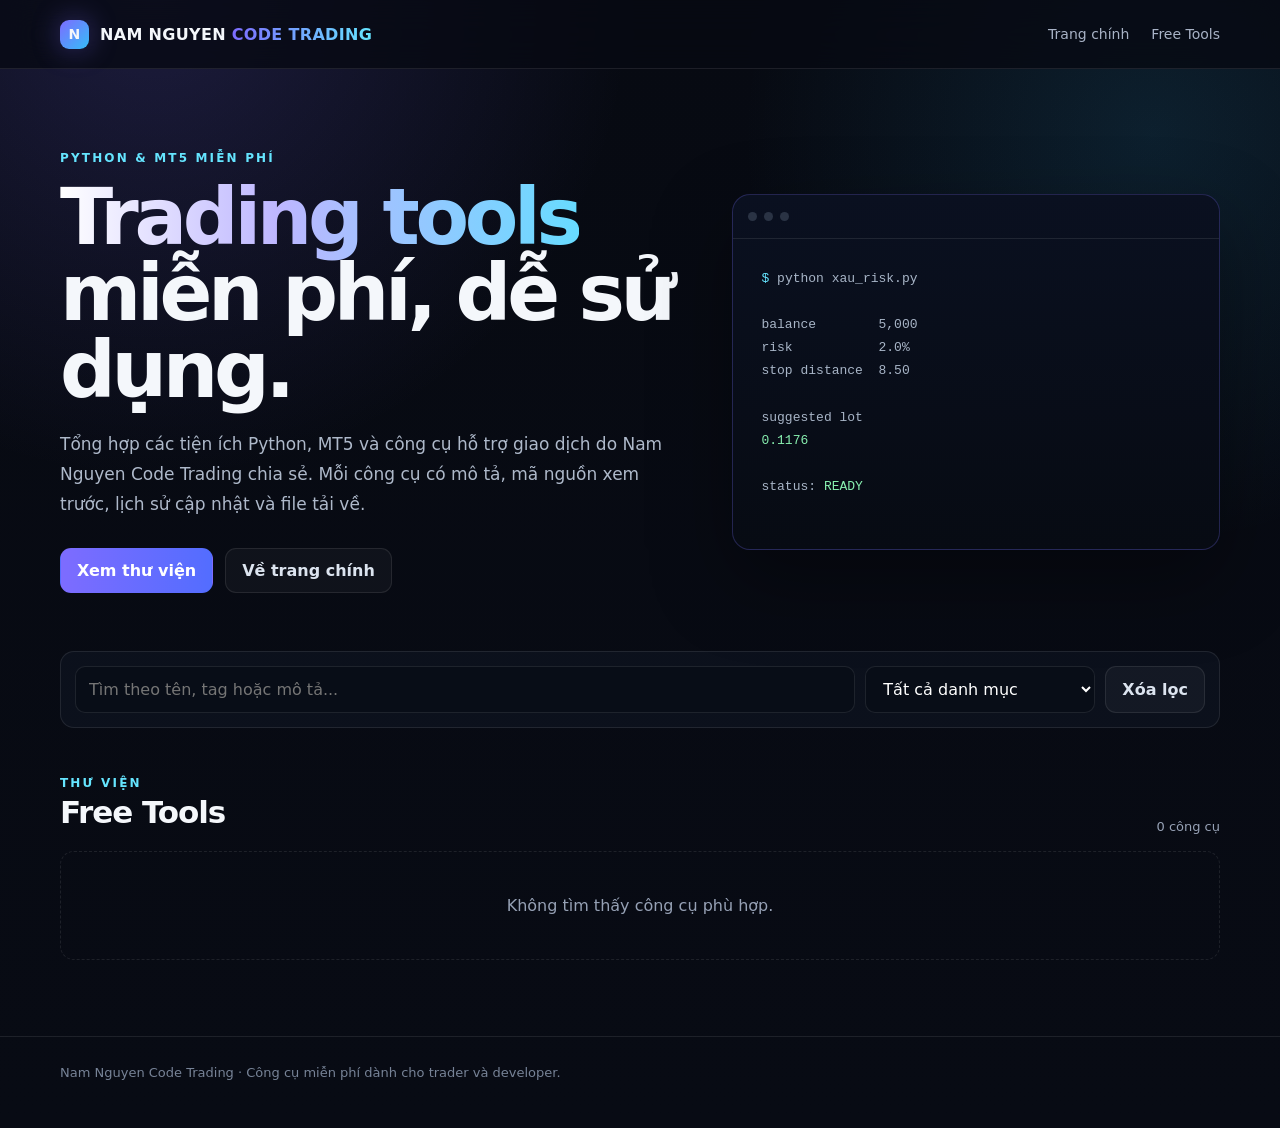
<file: free-tools/index.html>
<!doctype html>
<html lang="vi">
<head>
  <meta charset="utf-8">
  <meta name="viewport" content="width=device-width,initial-scale=1">
  <meta name="theme-color" content="#070a12">
  <title>Free Trading Tools | Nam Nguyen Code Trading</title>
  <meta name="description" content="Thư viện công cụ Python, MT5 và tiện ích hỗ trợ giao dịch miễn phí từ Nam Nguyen Code Trading.">
  <link rel="stylesheet" href="./assets/style.css">
</head>
<body>
<header class="topbar">
  <div class="container nav">
    <a class="brand" href="../"><span class="logo">N</span><span>NAM NGUYEN <b>CODE TRADING</b></span></a>
    <nav class="navlinks">
      <a href="../">Trang chính</a>
      <a href="./">Free Tools</a>
    </nav>
  </div>
</header>

<main class="container">
  <section class="hero">
    <div>
      <div class="kicker">PYTHON & MT5 MIỄN PHÍ</div>
      <h1><span class="gradient">Trading tools</span><br>miễn phí, dễ sử dụng.</h1>
      <p>Tổng hợp các tiện ích Python, MT5 và công cụ hỗ trợ giao dịch do Nam Nguyen Code Trading chia sẻ. Mỗi công cụ có mô tả, mã nguồn xem trước, lịch sử cập nhật và file tải về.</p>
      <div class="hero-actions">
        <a class="button" href="#library">Xem thư viện</a>
        <a class="button ghost" href="../">Về trang chính</a>
      </div>
    </div>
    <div class="terminal">
      <div class="terminal-head"><span class="dot"></span><span class="dot"></span><span class="dot"></span></div>
      <pre><code><span class="cmd">$</span> python xau_risk.py

balance        5,000
risk           2.0%
stop distance  8.50

suggested lot
<span class="hi">0.1176</span>

status: <span class="hi">READY</span></code></pre>
    </div>
  </section>

  <section id="library">
    <div class="searchbar">
      <input id="searchInput" class="input" placeholder="Tìm theo tên, tag hoặc mô tả...">
      <select id="categoryFilter" class="input"><option value="">Tất cả danh mục</option></select>
      <button id="clearBtn" class="button ghost" type="button">Xóa lọc</button>
    </div>

    <div class="section-head">
      <div><div class="kicker">THƯ VIỆN</div><h2>Free Tools</h2></div>
      <div id="toolCount" class="count">Đang tải...</div>
    </div>

    <div id="toolGrid" class="grid"></div>
  </section>
</main>

<footer class="footer">
  <div class="container">Nam Nguyen Code Trading · Công cụ miễn phí dành cho trader và developer.</div>
</footer>

<script src="./assets/app.js"></script>
</body>
</html>
</file>
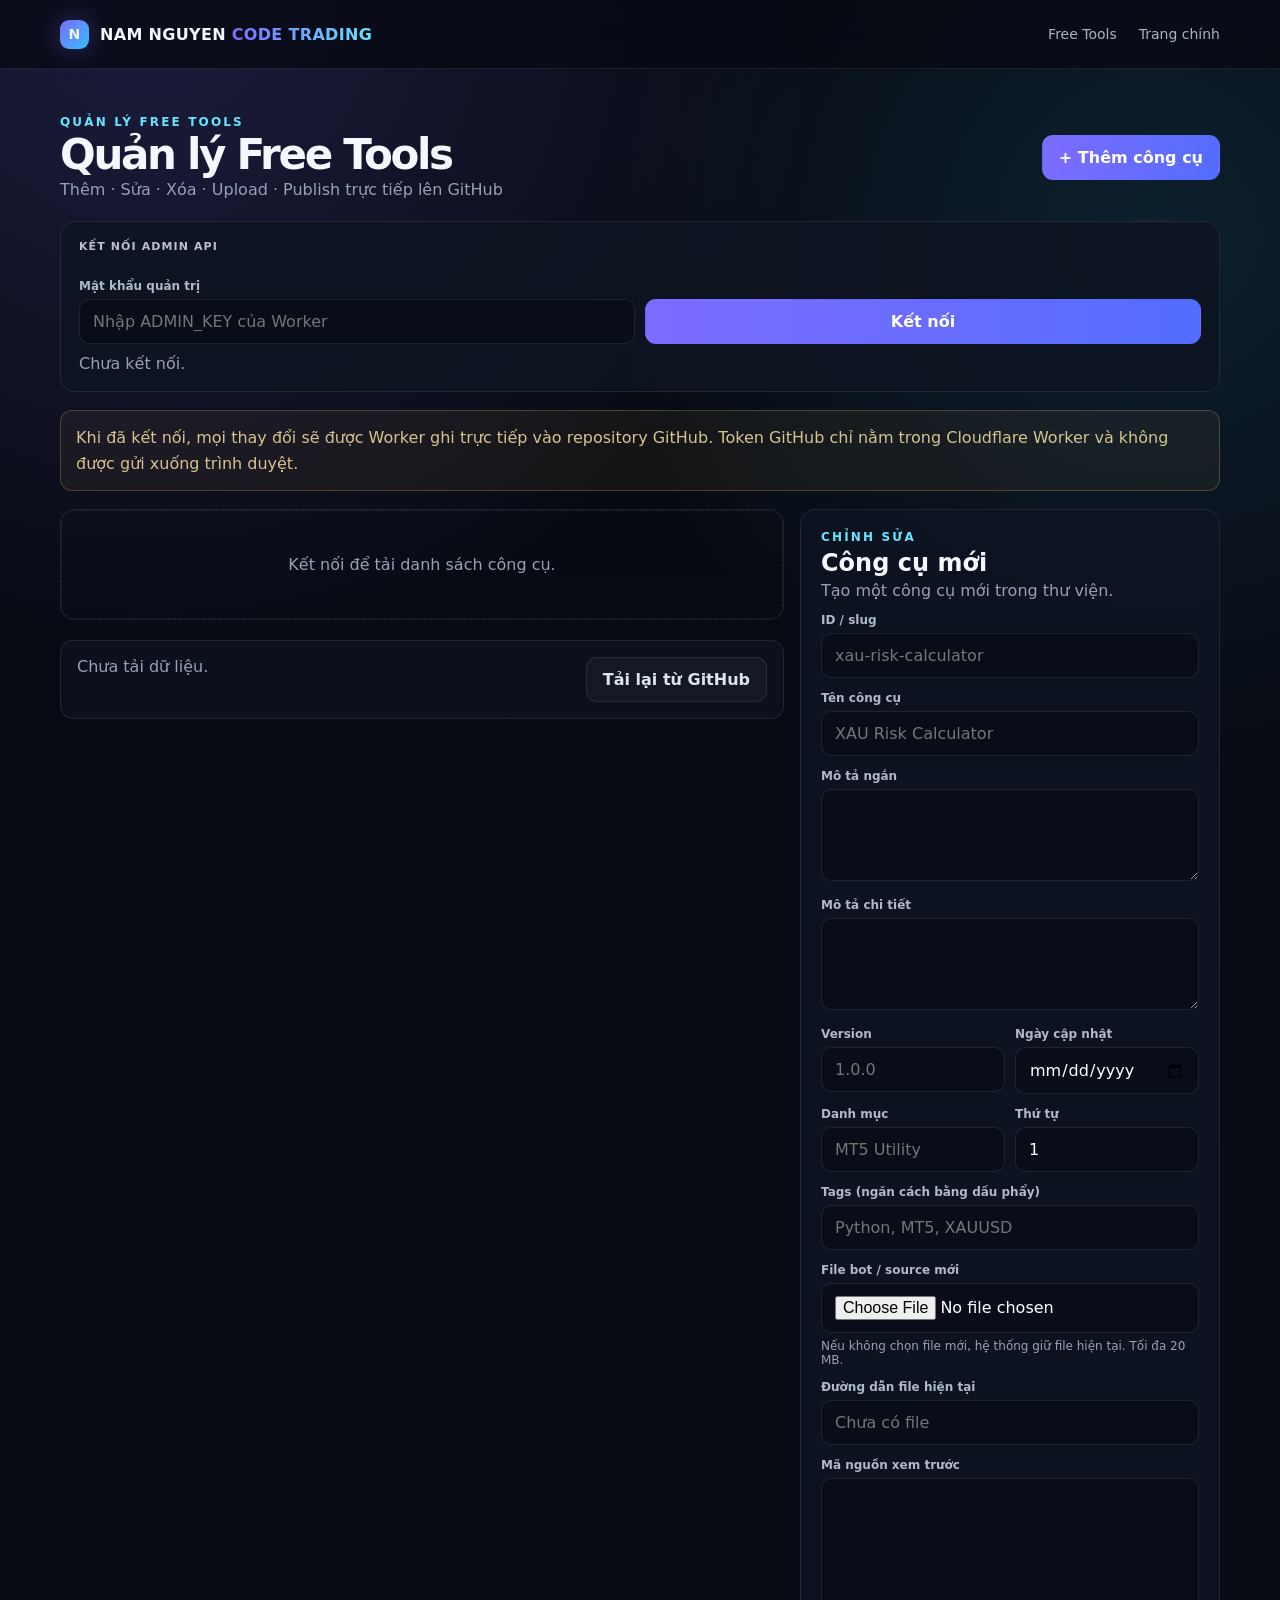
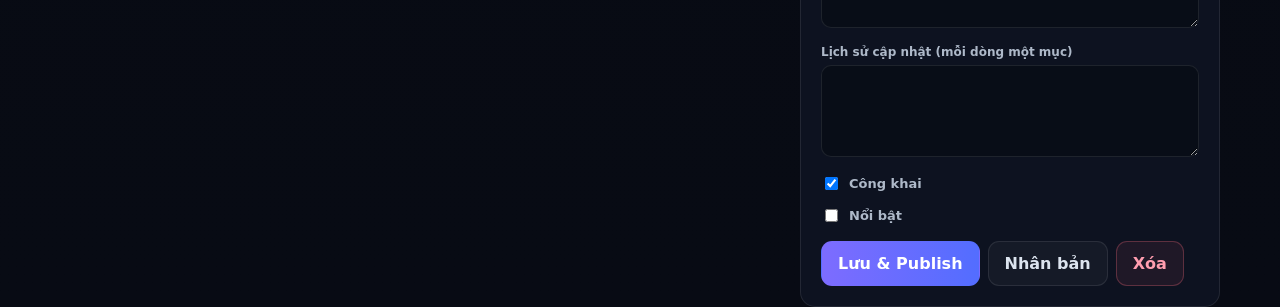
<file: free-tools/admin.html>
<!doctype html>
<html lang="vi">
<head>
  <meta charset="utf-8">
  <meta name="viewport" content="width=device-width,initial-scale=1">
  <meta name="theme-color" content="#070a12">
  <meta name="robots" content="noindex,nofollow">
  <title>Quản lý Free Tools | Nam Nguyen Code Trading</title>
  <link rel="stylesheet" href="./assets/style.css">
</head>
<body>
<header class="topbar">
  <div class="container nav">
    <a class="brand" href="../"><span class="logo">N</span><span>NAM NGUYEN <b>CODE TRADING</b></span></a>
    <nav class="navlinks">
      <a href="./">Free Tools</a>
      <a href="../">Trang chính</a>
    </nav>
  </div>
</header>

<main class="container">
  <section class="admin-head">
    <div>
      <div class="kicker">QUẢN LÝ FREE TOOLS</div>
      <h1>Quản lý Free Tools</h1>
      <div class="muted">Thêm · Sửa · Xóa · Upload · Publish trực tiếp lên GitHub</div>
    </div>
    <button id="newBtn" class="button">+ Thêm công cụ</button>
  </section>

  <section id="loginPanel" class="panel" style="margin-bottom:18px">
    <div class="panel-title">KẾT NỐI ADMIN API</div>
    <div class="two">
      <div>
        <label>Mật khẩu quản trị</label>
        <input id="adminKey" class="input" type="password" autocomplete="current-password" placeholder="Nhập ADMIN_KEY của Worker">
      </div>
      <div style="display:flex;align-items:end;gap:8px">
        <button id="connectBtn" class="button" type="button" style="width:100%">Kết nối</button>
      </div>
    </div>
    <div id="apiStatus" class="muted" style="margin-top:10px">Chưa kết nối.</div>
  </section>

  <div class="notice" id="workerNotice">
    Khi đã kết nối, mọi thay đổi sẽ được Worker ghi trực tiếp vào repository GitHub. Token GitHub chỉ nằm trong Cloudflare Worker và không được gửi xuống trình duyệt.
  </div>

  <section class="admin-layout">
    <div>
      <div id="toolList" class="tool-list"><div class="empty">Kết nối để tải danh sách công cụ.</div></div>
      <div class="admin-footer-actions">
        <div class="muted" id="syncInfo">Chưa tải dữ liệu.</div>
        <button id="reloadBtn" class="button ghost" type="button">Tải lại từ GitHub</button>
      </div>
    </div>

    <form id="editor" class="editor-panel" onsubmit="return false">
      <div class="kicker">CHỈNH SỬA</div>
      <h2 id="editorTitle">Công cụ mới</h2>
      <div class="muted" id="editorHint">Tạo một công cụ mới trong thư viện.</div>

      <label>ID / slug</label>
      <input class="input" id="f_id" placeholder="xau-risk-calculator">

      <label>Tên công cụ</label>
      <input class="input" id="f_name" placeholder="XAU Risk Calculator">

      <label>Mô tả ngắn</label>
      <textarea class="input" id="f_short"></textarea>

      <label>Mô tả chi tiết</label>
      <textarea class="input" id="f_desc"></textarea>

      <div class="two">
        <div>
          <label>Version</label>
          <input class="input" id="f_version" placeholder="1.0.0">
        </div>
        <div>
          <label>Ngày cập nhật</label>
          <input class="input" id="f_updated" type="date">
        </div>
      </div>

      <div class="two">
        <div>
          <label>Danh mục</label>
          <input class="input" id="f_category" placeholder="MT5 Utility">
        </div>
        <div>
          <label>Thứ tự</label>
          <input class="input" id="f_order" type="number" min="0" value="1">
        </div>
      </div>

      <label>Tags (ngăn cách bằng dấu phẩy)</label>
      <input class="input" id="f_tags" placeholder="Python, MT5, XAUUSD">

      <label>File bot / source mới</label>
      <input class="input" id="f_upload" type="file" accept=".py,.zip,.txt,.json,.md,.mq5,.ex5">
      <div class="muted" style="font-size:12px;margin-top:6px">Nếu không chọn file mới, hệ thống giữ file hiện tại. Tối đa 20 MB.</div>

      <label>Đường dẫn file hiện tại</label>
      <input class="input" id="f_file" readonly placeholder="Chưa có file">

      <label>Mã nguồn xem trước</label>
      <textarea class="input" id="f_code" style="min-height:150px;font-family:ui-monospace,Consolas,monospace"></textarea>

      <label>Lịch sử cập nhật (mỗi dòng một mục)</label>
      <textarea class="input" id="f_changelog"></textarea>

      <label class="checkbox"><input id="f_published" type="checkbox" checked> Công khai</label>
      <label class="checkbox"><input id="f_featured" type="checkbox"> Nổi bật</label>

      <div class="editor-actions">
        <button id="saveBtn" class="button" type="button">Lưu & Publish</button>
        <button id="duplicateBtn" class="button ghost" type="button">Nhân bản</button>
        <button id="deleteBtn" class="button danger" type="button">Xóa</button>
      </div>
    </form>
  </section>
</main>

<div id="toast" class="toast"></div>
<script src="./assets/admin-config.js"></script>
<script src="./assets/admin.js"></script>
</body>
</html>
</file>
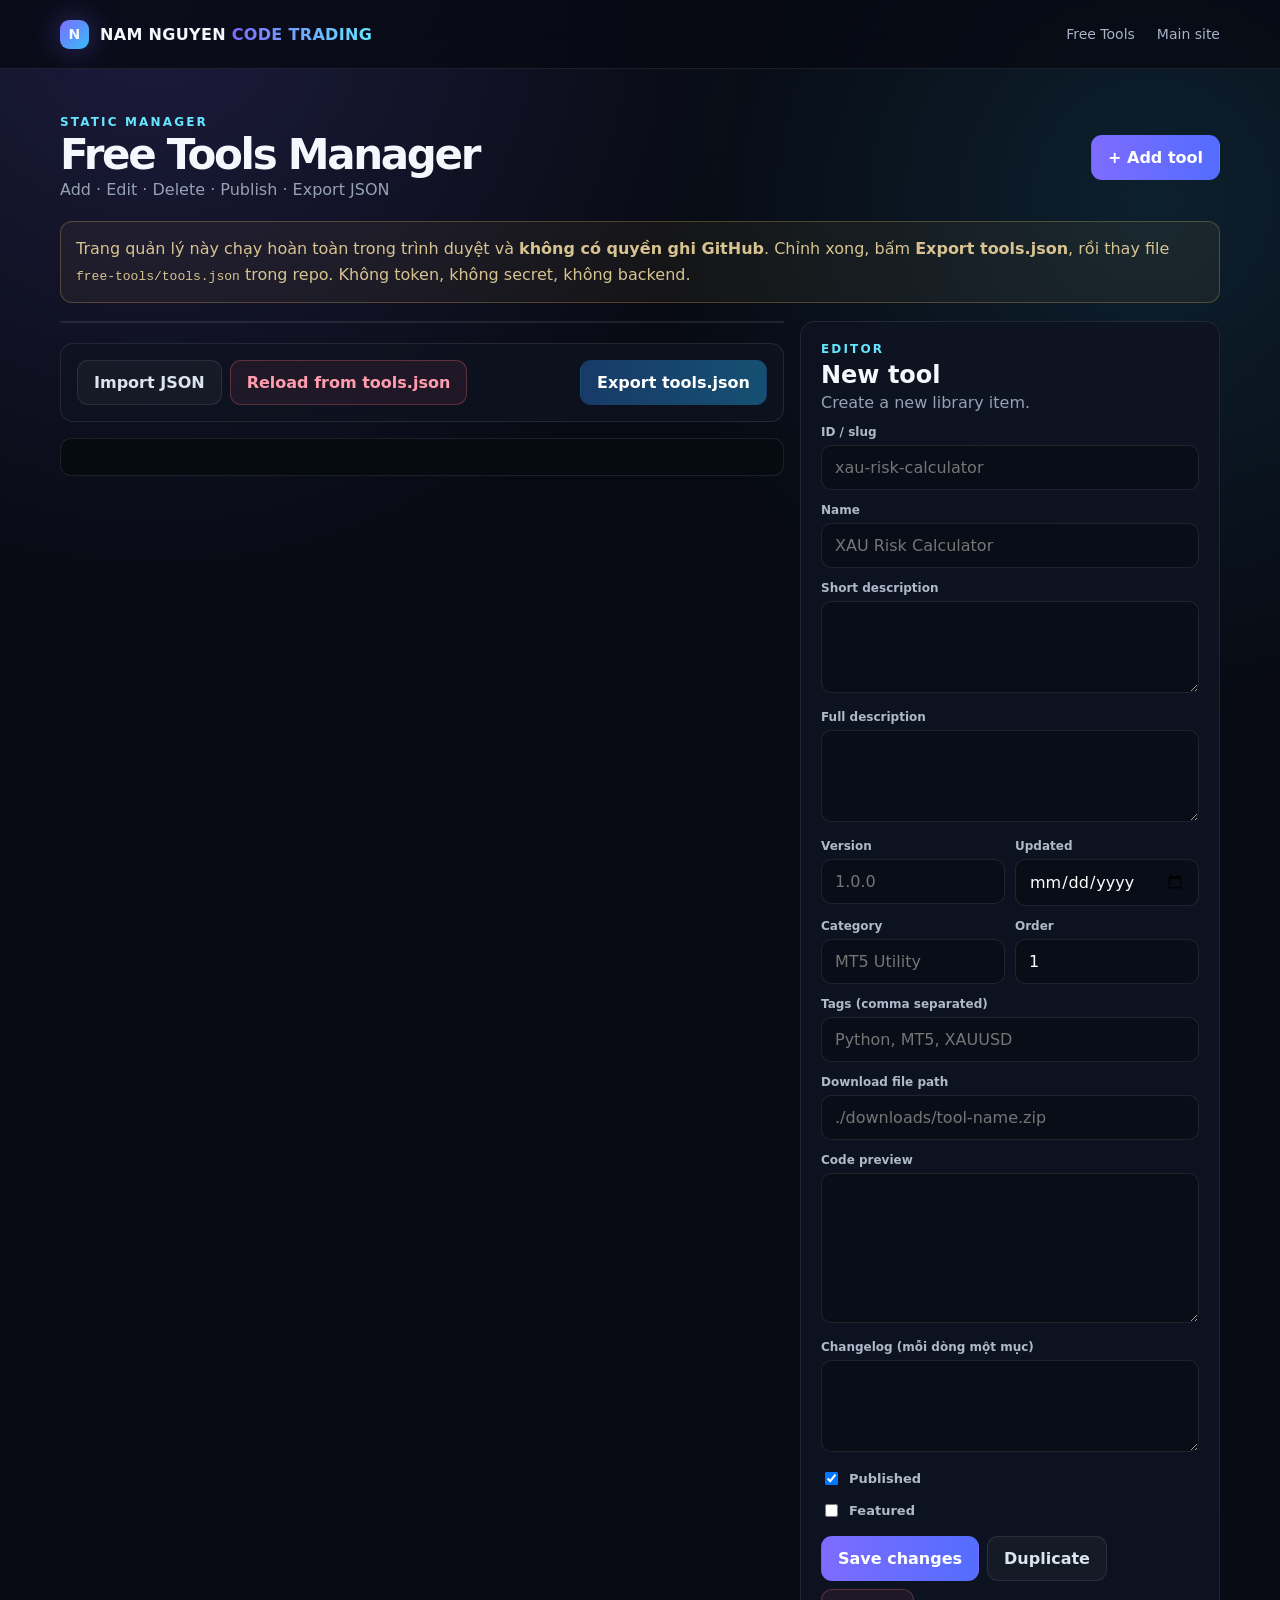
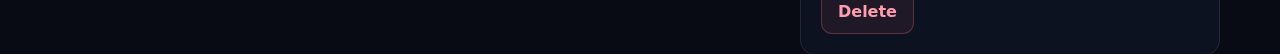
<file: free-tools/manage.html>
<!doctype html>
<html lang="vi">
<head>
  <meta charset="utf-8">
  <meta name="viewport" content="width=device-width,initial-scale=1">
  <meta name="theme-color" content="#070a12">
  <meta name="robots" content="noindex,nofollow">
  <title>Free Tools Manager | Nam Nguyen Code Trading</title>
  <link rel="stylesheet" href="./assets/style.css">
</head>
<body>
<header class="topbar">
  <div class="container nav">
    <a class="brand" href="../"><span class="logo">N</span><span>NAM NGUYEN <b>CODE TRADING</b></span></a>
    <nav class="navlinks">
      <a href="./">Free Tools</a>
      <a href="../">Main site</a>
    </nav>
  </div>
</header>

<main class="container">
  <section class="admin-head">
    <div>
      <div class="kicker">STATIC MANAGER</div>
      <h1>Free Tools Manager</h1>
      <div class="muted">Add · Edit · Delete · Publish · Export JSON</div>
    </div>
    <button id="newBtn" class="button">+ Add tool</button>
  </section>

  <div class="notice">
    Trang quản lý này chạy hoàn toàn trong trình duyệt và <b>không có quyền ghi GitHub</b>.
    Chỉnh xong, bấm <b>Export tools.json</b>, rồi thay file <code>free-tools/tools.json</code> trong repo. Không token, không secret, không backend.
  </div>

  <section class="admin-layout">
    <div>
      <div id="toolList" class="tool-list"></div>

      <div class="admin-footer-actions">
        <div style="display:flex;gap:8px;flex-wrap:wrap">
          <button id="importBtn" class="button ghost">Import JSON</button>
          <input id="importFile" type="file" accept=".json" hidden>
          <button id="resetBtn" class="button danger">Reload from tools.json</button>
        </div>
        <button id="exportBtn" class="button secondary">Export tools.json</button>
      </div>

      <pre id="jsonPreview" class="code json-preview"></pre>
    </div>

    <form id="editor" class="editor-panel" onsubmit="return false">
      <div class="kicker">EDITOR</div>
      <h2 id="editorTitle">New tool</h2>
      <div class="muted" id="editorHint">Create a new library item.</div>

      <label>ID / slug</label>
      <input class="input" id="f_id" placeholder="xau-risk-calculator">

      <label>Name</label>
      <input class="input" id="f_name" placeholder="XAU Risk Calculator">

      <label>Short description</label>
      <textarea class="input" id="f_short"></textarea>

      <label>Full description</label>
      <textarea class="input" id="f_desc"></textarea>

      <div class="two">
        <div>
          <label>Version</label>
          <input class="input" id="f_version" placeholder="1.0.0">
        </div>
        <div>
          <label>Updated</label>
          <input class="input" id="f_updated" type="date">
        </div>
      </div>

      <div class="two">
        <div>
          <label>Category</label>
          <input class="input" id="f_category" placeholder="MT5 Utility">
        </div>
        <div>
          <label>Order</label>
          <input class="input" id="f_order" type="number" min="0" value="1">
        </div>
      </div>

      <label>Tags (comma separated)</label>
      <input class="input" id="f_tags" placeholder="Python, MT5, XAUUSD">

      <label>Download file path</label>
      <input class="input" id="f_file" placeholder="./downloads/tool-name.zip">

      <label>Code preview</label>
      <textarea class="input" id="f_code" style="min-height:150px;font-family:ui-monospace,Consolas,monospace"></textarea>

      <label>Changelog (mỗi dòng một mục)</label>
      <textarea class="input" id="f_changelog"></textarea>

      <label class="checkbox"><input id="f_published" type="checkbox" checked> Published</label>
      <label class="checkbox"><input id="f_featured" type="checkbox"> Featured</label>

      <div class="editor-actions">
        <button id="saveBtn" class="button">Save changes</button>
        <button id="duplicateBtn" class="button ghost">Duplicate</button>
        <button id="deleteBtn" class="button danger">Delete</button>
      </div>
    </form>
  </section>
</main>

<div id="toast" class="toast"></div>
<script src="./assets/admin.js"></script>
</body>
</html>
</file>
<file: free-tools/assets/style.css>
:root{
  --bg:#070a12;
  --bg2:#0b1020;
  --card:#101727;
  --card2:#0b1220;
  --line:rgba(255,255,255,.09);
  --line2:rgba(121,113,255,.25);
  --text:#f4f7fb;
  --muted:#96a1b5;
  --purple:#7d6cff;
  --blue:#35bdf8;
  --cyan:#65e5ff;
  --green:#88f0b0;
  --danger:#ff6b81;
  --warning:#ffc966;
  --shadow:0 30px 80px rgba(0,0,0,.35);
}
*{box-sizing:border-box}
html{scroll-behavior:smooth;background:var(--bg)}
body{
  margin:0;color:var(--text);min-height:100vh;
  font-family:Inter,ui-sans-serif,system-ui,-apple-system,BlinkMacSystemFont,"Segoe UI",Roboto,Arial,sans-serif;
  background:
    radial-gradient(circle at 12% 0%,rgba(125,108,255,.18),transparent 30%),
    radial-gradient(circle at 90% 12%,rgba(53,189,248,.12),transparent 27%),
    linear-gradient(180deg,#070a12 0%,#080b14 100%);
}
a{color:inherit;text-decoration:none}
button,input,select,textarea{font:inherit}
.container{width:min(1160px,calc(100% - 36px));margin:auto}
.topbar{
  position:sticky;top:0;z-index:20;
  backdrop-filter:blur(18px);background:rgba(7,10,18,.78);
  border-bottom:1px solid var(--line);
}
.nav{height:68px;display:flex;align-items:center;justify-content:space-between;gap:20px}
.brand{display:flex;align-items:center;gap:11px;font-weight:900;letter-spacing:.02em}
.logo{
  width:29px;height:29px;border-radius:9px;
  background:linear-gradient(135deg,var(--purple),var(--blue));
  box-shadow:0 0 28px rgba(125,108,255,.38);
  display:grid;place-items:center;font-size:14px;
}
.brand b{background:linear-gradient(90deg,var(--purple),var(--cyan));-webkit-background-clip:text;color:transparent}
.navlinks{display:flex;align-items:center;gap:22px;color:#a8b3c6;font-size:14px}
.navlinks a:hover{color:#fff}
.hero{padding:82px 0 58px;display:grid;grid-template-columns:1.12fr .88fr;gap:52px;align-items:center}
.kicker{font-size:12px;font-weight:900;letter-spacing:.18em;color:var(--cyan);text-transform:uppercase}
h1{font-size:clamp(46px,7vw,78px);line-height:.98;letter-spacing:-.055em;margin:14px 0 22px}
.gradient{background:linear-gradient(90deg,#fff 0%,#bdb6ff 42%,#67dbff 100%);-webkit-background-clip:text;color:transparent}
.hero p{max-width:670px;color:#aeb9ca;line-height:1.75;font-size:17px}
.hero-actions{display:flex;gap:12px;flex-wrap:wrap;margin-top:28px}
.button{
  display:inline-flex;align-items:center;justify-content:center;gap:8px;
  border:1px solid transparent;border-radius:11px;padding:12px 16px;
  background:linear-gradient(90deg,var(--purple),#536dff);
  color:#fff;font-weight:800;cursor:pointer;transition:.18s;
}
.button:hover{transform:translateY(-1px);filter:brightness(1.08)}
.button.ghost{background:rgba(255,255,255,.035);border-color:var(--line);color:#dce4ef}
.button.secondary{background:linear-gradient(90deg,#183a68,#155071)}
.button.small{padding:8px 11px;font-size:12px}
.button.danger{background:rgba(255,107,129,.08);border-color:rgba(255,107,129,.28);color:#ff9daf}
.terminal{
  border:1px solid var(--line2);border-radius:18px;overflow:hidden;
  background:linear-gradient(180deg,#0a1020,#070b13);box-shadow:var(--shadow)
}
.terminal-head{height:44px;border-bottom:1px solid var(--line);display:flex;align-items:center;gap:7px;padding:0 15px}
.dot{width:9px;height:9px;border-radius:50%;background:#2a3344}
.terminal pre{margin:0;padding:28px;min-height:310px;color:#a8b5c7;line-height:1.78;overflow:auto}
.terminal .hi{color:var(--green)}
.terminal .cmd{color:var(--cyan)}
.searchbar{
  display:grid;grid-template-columns:1fr 230px auto;gap:10px;
  padding:14px;background:rgba(14,20,33,.72);border:1px solid var(--line);border-radius:14px
}
.input{
  width:100%;background:#080d17;color:#fff;border:1px solid var(--line);
  border-radius:10px;padding:12px 13px;outline:0
}
.input:focus{border-color:rgba(125,108,255,.6);box-shadow:0 0 0 3px rgba(125,108,255,.08)}
.section-head{display:flex;justify-content:space-between;align-items:end;margin:48px 0 17px;gap:20px}
.section-head h2{font-size:31px;letter-spacing:-.035em;margin:4px 0}
.muted{color:var(--muted)}
.count{font-size:13px;color:var(--muted)}
.grid{display:grid;grid-template-columns:repeat(3,1fr);gap:16px}
.card{
  position:relative;background:linear-gradient(180deg,rgba(16,23,39,.96),rgba(11,17,29,.98));
  border:1px solid var(--line);border-radius:16px;padding:20px;
  transition:.2s;overflow:hidden
}
.card:before{
  content:"";position:absolute;inset:-1px auto auto -1px;width:56%;height:1px;
  background:linear-gradient(90deg,var(--purple),transparent)
}
.card:hover{transform:translateY(-3px);border-color:rgba(125,108,255,.35)}
.badges,.tags,.card-actions,.meta{display:flex;gap:8px;align-items:center;flex-wrap:wrap}
.badge{
  padding:5px 7px;border-radius:6px;background:rgba(255,255,255,.055);
  color:#acb7c7;font-size:10px;font-weight:900;letter-spacing:.08em
}
.badge.free{background:rgba(136,240,176,.09);color:var(--green)}
.badge.featured{background:rgba(125,108,255,.12);color:#b9b2ff}
.card h3{font-size:20px;margin:18px 0 9px;letter-spacing:-.02em}
.card p{color:#9da8ba;font-size:14px;line-height:1.68;min-height:70px}
.tags span{font-size:12px;color:#7f8ba1}
.meta{justify-content:space-between;margin-top:18px;padding-top:15px;border-top:1px solid var(--line);font-size:12px;color:#8f9bae}
.card-actions{margin-top:14px}
.card-actions .button{flex:1}
.empty{grid-column:1/-1;text-align:center;padding:44px;border:1px dashed var(--line);border-radius:14px;color:var(--muted)}
.footer{margin-top:76px;border-top:1px solid var(--line);padding:28px 0 48px;color:#778397;font-size:13px}
.back{display:inline-block;color:#97a4b8;margin:34px 0 26px}
.detail-hero{display:grid;grid-template-columns:1fr 260px;gap:34px;align-items:center}
.detail-hero h1{font-size:clamp(40px,6vw,62px)}
.download-box{
  background:linear-gradient(180deg,#10182a,#0a101c);border:1px solid var(--line2);
  border-radius:16px;padding:22px;display:flex;flex-direction:column;gap:8px
}
.download-box strong{font-size:34px}
.download-box small{color:var(--muted)}
.detail-grid{display:grid;grid-template-columns:1.45fr .75fr;gap:16px;margin-top:26px}
.panel{background:rgba(14,20,33,.86);border:1px solid var(--line);border-radius:15px;padding:18px}
.panel-title{text-transform:uppercase;letter-spacing:.1em;font-size:11px;color:#b7c2d2;font-weight:900;margin-bottom:13px}
.code{background:#060a11;border:1px solid var(--line);border-radius:11px;padding:18px;overflow:auto;color:#aef2c4;line-height:1.68}
.change-list{margin:0;padding-left:18px;color:#a4b0c1;line-height:1.8}
.admin-head{display:flex;justify-content:space-between;align-items:center;margin:46px 0 22px;gap:18px}
.admin-head h1{font-size:42px;margin:5px 0}
.notice{
  padding:14px 15px;border:1px solid rgba(255,201,102,.24);
  background:rgba(255,201,102,.055);border-radius:12px;color:#d7c390;line-height:1.6;margin-bottom:18px
}
.admin-layout{display:grid;grid-template-columns:1fr 420px;gap:16px;align-items:start}
.tool-list{border:1px solid var(--line);border-radius:14px;overflow:hidden}
.tool-row{
  display:grid;grid-template-columns:1fr auto;gap:14px;padding:16px;background:rgba(12,18,31,.8);
  border-top:1px solid var(--line);align-items:center
}
.tool-row:first-child{border-top:0}
.tool-row h3{margin:3px 0 5px;font-size:16px}
.tool-row .sub{font-size:12px;color:var(--muted)}
.row-actions{display:flex;gap:7px;flex-wrap:wrap;justify-content:flex-end}
.status{font-size:10px;font-weight:900;letter-spacing:.09em}
.status.on{color:var(--green)}
.status.off{color:var(--warning)}
.editor-panel{
  position:sticky;top:86px;background:rgba(14,20,33,.95);border:1px solid var(--line);
  border-radius:15px;padding:20px
}
.editor-panel h2{margin:5px 0 4px}
label{display:block;color:#aeb9c9;font-size:12px;font-weight:800;margin:13px 0 6px}
textarea.input{min-height:92px;resize:vertical}
.two{display:grid;grid-template-columns:1fr 1fr;gap:10px}
.checkbox{display:flex;align-items:center;gap:8px;margin-top:13px;color:#aeb9c9;font-size:13px}
.checkbox input{width:auto}
.editor-actions{display:flex;gap:8px;flex-wrap:wrap;margin-top:16px}
.admin-footer-actions{
  display:flex;justify-content:space-between;gap:12px;flex-wrap:wrap;margin-top:20px;
  padding:16px;background:rgba(14,20,33,.72);border:1px solid var(--line);border-radius:13px
}
.json-preview{margin-top:16px;max-height:280px}
.toast{
  position:fixed;right:22px;bottom:22px;padding:12px 14px;background:#11192a;border:1px solid var(--line2);
  border-radius:10px;box-shadow:var(--shadow);opacity:0;transform:translateY(10px);pointer-events:none;transition:.2s
}
.toast.show{opacity:1;transform:none}
@media(max-width:900px){
  .hero,.detail-hero,.detail-grid,.admin-layout{grid-template-columns:1fr}
  .grid{grid-template-columns:1fr 1fr}
  .editor-panel{position:static}
}
@media(max-width:620px){
  .navlinks a:not(:last-child){display:none}
  .hero{padding-top:54px}
  .grid,.searchbar,.two{grid-template-columns:1fr}
  .section-head,.admin-head{align-items:flex-start;flex-direction:column}
  .tool-row{grid-template-columns:1fr}
  .row-actions{justify-content:flex-start}
  .container{width:min(100% - 24px,1160px)}
}
</file>
